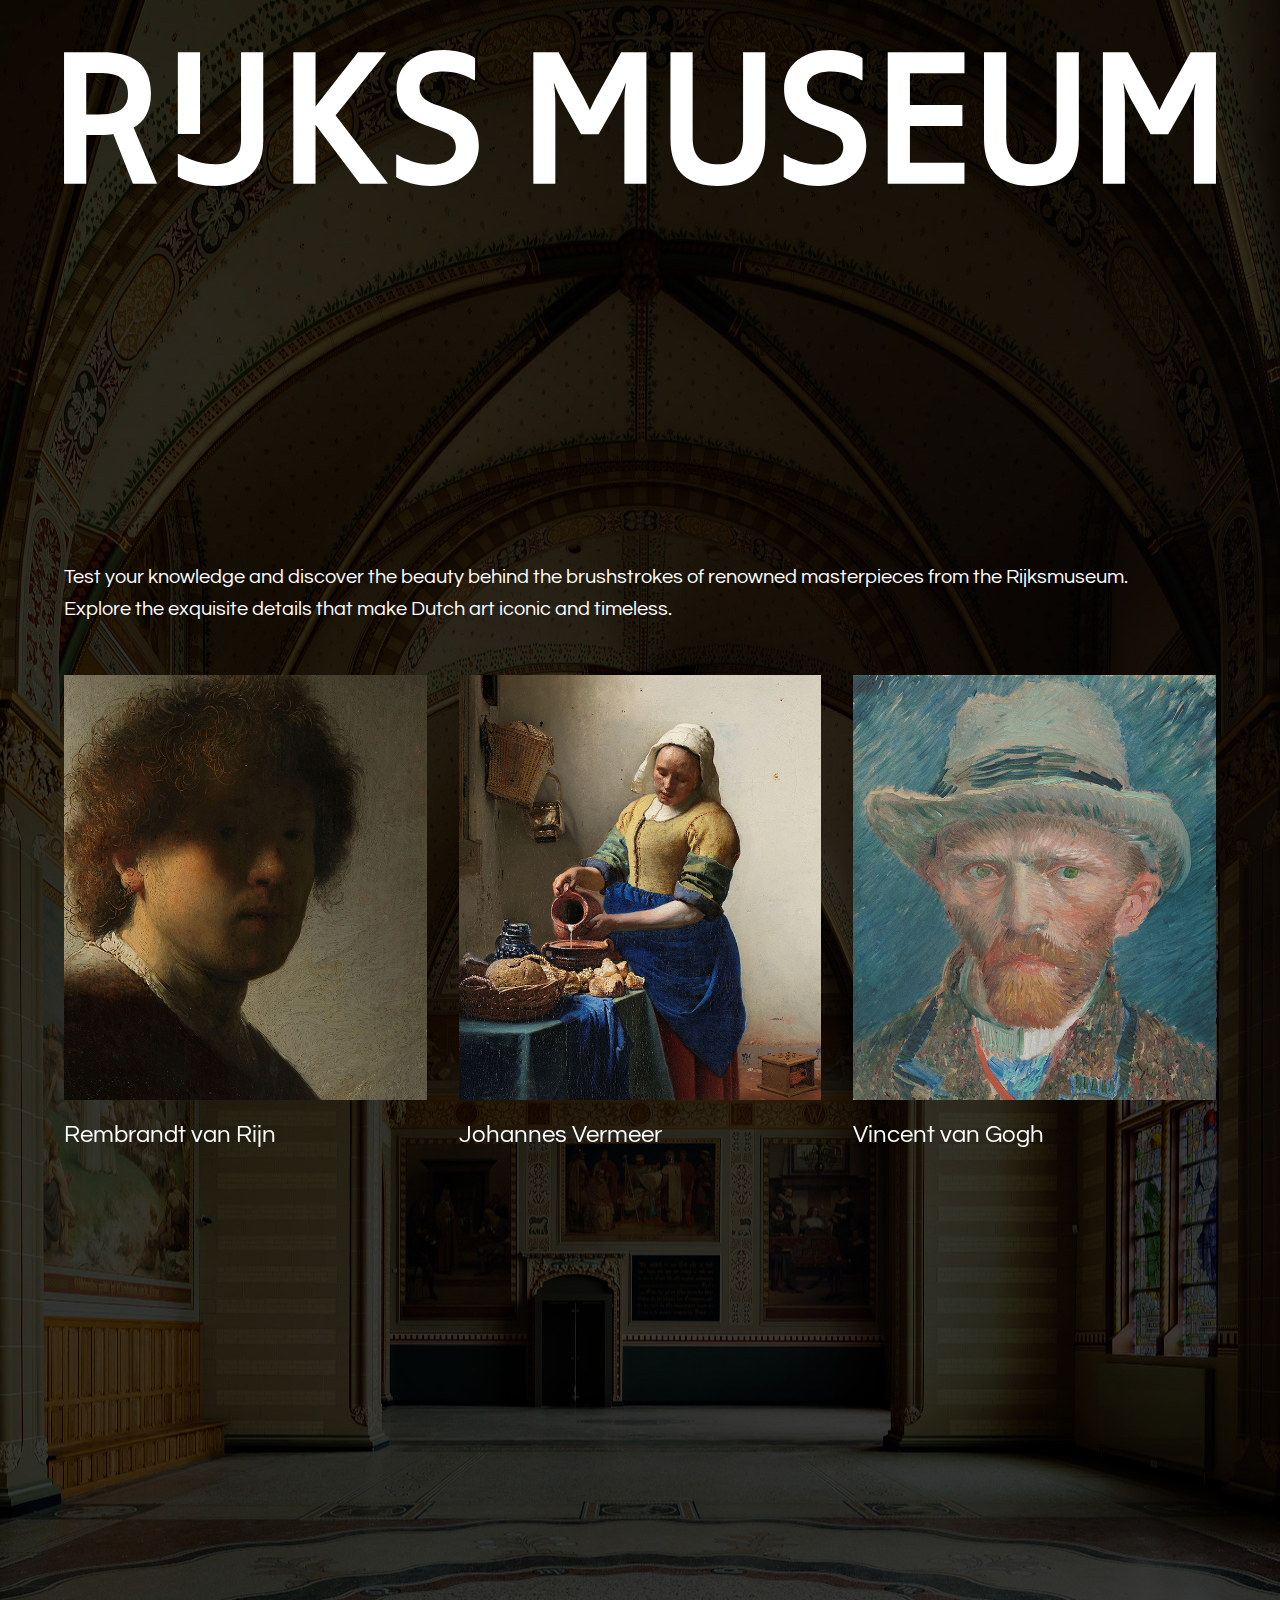
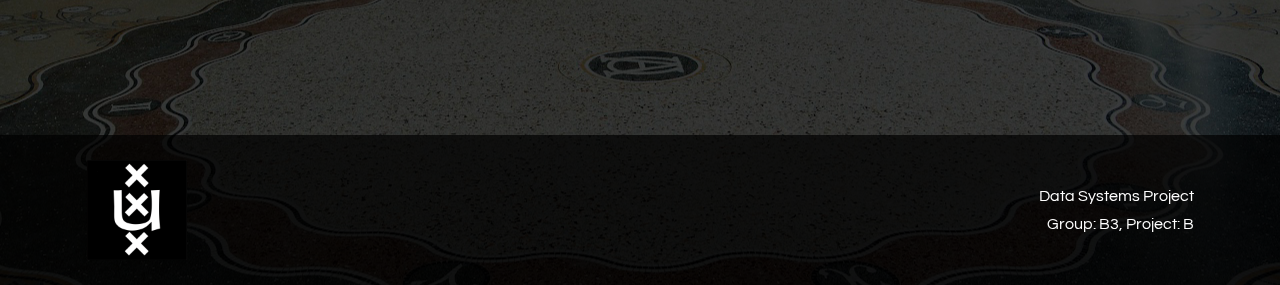
<file: index.html>
<!DOCTYPE html>
<html lang="en">
<head>
	<meta charset="UTF-8">
	<meta content="IE=edge" http-equiv="X-UA-Compatible">
	<meta content="initial-scale=1.0, maximum-scale=1.0, user-scalable=no, width=device-width" name="viewport">
	<title>RIJKSMUSEUM - DSP</title>

	<!-- css -->
	<link href="css/base.min.css" rel="stylesheet">
	<link href="css/project.min.css" rel="stylesheet">
	<link href="css/rijks-css.css" rel="stylesheet">

	<!-- AOS -->
	<link href="css/aos.css" rel="stylesheet">


	<!--  -->
	<link rel="preconnect" href="https://fonts.googleapis.com">
	<link rel="preconnect" href="https://fonts.gstatic.com" crossorigin>
	<link href="https://fonts.googleapis.com/css2?family=Questrial&display=swap" rel="stylesheet">
	
	<!-- favicon -->
	<!-- ... -->
</head>
<body class="page-brand">
	<main>
		<section>
			<div class="artist-screen">
				<div class="rijksDiv">
					<img src="images/rijksmuseum-white.svg" alt="" class="rijksLogo " />
					<div>
						<h3 class="fontQ">Test your knowledge and discover the beauty behind the brushstrokes of renowned masterpieces from the Rijksmuseum.<br/>
						Explore the exquisite details that make Dutch art iconic and timeless.</h3>
					</div>		
					<div class="row">
						<div class="col-md-4 col-sm-6">
							<div class="painterBox" data-aos="fade-up" data-aos-delay="500" data-aos-duration="1000" >
								<div class="img-hover-zoom">
									<img src="images/rembrant-pic.jpg" alt="" class="artistImg" />
								</div>						
								<h2 class="fontQ"><a href="image-description.html">Rembrandt van Rijn</a></h2>
							</div>
						</div>
						<!-- 1 -->
						<div class="col-md-4 col-sm-6">
							<div class="painterBox" data-aos="fade-up" data-aos-delay="700" data-aos-duration="1000" >
								<div class="img-hover-zoom">
									<img src="images/Vermeer-pic.jpg" alt="" class="artistImg" />
								</div>
								<h2 class="fontQ"><a href="image-description.html">Johannes Vermeer</a></h2>
								
							</div>
						</div>
						<!-- 2 -->
						<div class="col-md-4 col-sm-6">
							<div class="painterBox" data-aos="fade-up" data-aos-delay="900" data-aos-duration="1000" >
								<div class="img-hover-zoom">
									<img src="images/van-gogh-pic.jpg" alt="" class="artistImg" />
								</div>
								<h2 class="fontQ"><a href="image-description.html">Vincent van Gogh</a></h2>
							</div>
						</div>
						<!-- 3 -->
						<div class="col-md-4 col-sm-6" data-aos="fade-up" data-aos-delay="500" data-aos-duration="1000" >
							<div class="painterBox">
								<div class="img-hover-zoom">
									<img src="images/Jan-Havicksz-Steen-pic.jpg" alt="" class="artistImg" />
								</div>
								<h2 class="fontQ"><a href="image-description.html">Jan Havicksz Steen</a></h2>					
							</div>
						</div>
						<!-- 4 -->
						<div class="col-md-4 col-sm-6" data-aos="fade-up" data-aos-delay="700" data-aos-duration="1000" >
							<div class="painterBox">
								<div class="img-hover-zoom">
									<img src="images/Hendrick-Avercamp-pic.jpg" alt="" class="artistImg" />
								</div>
								<h2 class="fontQ"><a href="image-description.html">Hendrick Avercamp</a></h2>
							</div>
						</div>
						<!-- 5 -->
						<div class="col-md-4 col-sm-6" data-aos="fade-up" data-aos-delay="900" data-aos-duration="1000" >
							<div class="painterBox">
								<div class="img-hover-zoom">
									<img src="images/Pieter-de-Hooch-pic.jpg" alt="" class="artistImg" />
								</div>
								<h2 class="fontQ"><a href="image-description.html">Pieter de Hooch</a></h2>
							</div>
						</div>
						<!-- 6 -->
					</div>
				</div>
				<!-- Rijksmuseum Div -->
				<div class="footerMain infoCard">
					<div class="rijksDiv">
						<div class="row" style="display: flex; align-items: center; justify-content: center;">
							<div class="col-md-6">
								<img src="images/uva-logo.png" class="uvaLogo" alt="UVA" />
							</div>
							<div class="col-md-6">
								<p class="fontQ pull-right" style="text-align: right;">Data Systems Project<br/>Group: B3, Project: B</p>
							</div>
						</div>
					</div>
				</div>
				<!-- Footer -->
			</div>
		</section>
		<!-- Artist Section -->
		
	</main>
	

	<!-- js -->
	<script src="https://ajax.googleapis.com/ajax/libs/jquery/2.2.0/jquery.min.js"></script>
	<script src="js/base.min.js"></script>
	<script src="js/project.min.js"></script>

	<!-- AOS JS -->
	<script src="js/aos.js"></script>
	<script>
		AOS.init();
	</script>

</body>
</html>
</file>
<file: css/rijks-css.css>
body{
    padding: 0;
    
}

.artist-screen{
    width: 100%;
    height: auto;
    display: block;
    margin: 0 auto;
    padding: 0;
    background-image: url(../images/main-hall-1.jpg);
    background-repeat: no-repeat;
    background-position: center center;
    object-fit: cover;
    /* background-attachment: fixed; */
}

.imageScreen{
    width: 100%;
    height: 100vh;
    margin: 0 auto;
    padding: 0;
    display: flex;
    align-items: end;
}

#nightWatch{
    background-image: url(../images/the-night-watch.jpg);
    background-position: center;
    background-repeat: no-repeat;
    background-size: cover;
}

.rijksDiv{
    width: 90%;
    height: auto;
    display: block;
    margin: 0 auto;
}

.rijksDivTwo{
    width: 70%;
    height: auto;
    display: block;
    margin: 0 auto;
    background: red;
}

/* .paddLogo{
    padding: 50px 0px 150px;
} */

.rijksLogo{
    width: 100%;
    height: auto;
    display: block;
    margin: 0;
    padding: 50px 0px 375px;
}

.fontQ,
.quizFont{
    font-family: 'Questrial', sans-serif;
}

.quizFont{
    font-size: 1.25rem !important;
    color: white;
}

h3.fontQ{
    color: white;
    font-size: 20px;
    text-align: left;
    margin: 0;
    padding: 0px 0px 50px;
}

h1.fontQ{
    color: white;
    font-size: 24px;
    margin: 0;
    padding: 0px 0px 25px;
    display: flex;
    align-content: center;
    align-items: center;
}

h2.fontQ{
    color: white;
    font-size: 24px;
    margin: 0;
    padding: 15px 0px 50px;
}

h2.fontQ > a{
    text-decoration: none;
    color: white;
}

h2.fontQ > a:hover{
    color: #d55140;
    /* text-decoration: underline; */
}

p.fontQ{
    color: white;
    font-size: 16px;
    line-height: 1.75em;
    padding: 0 0;
    /* 25px */
    margin: 0 0;
}

.artistImg{
    width: 100%;
    height: 100%;
    object-fit: cover;
    display: block;
    margin: 0;
    padding: 0;    
}

.infoCard{
    background-color: rgba(0, 0, 0, 0.7);
    padding: 25px;
}

.btn-RED{
    background-color: #d55140;
}

.card{
    box-shadow: none;
    margin: 25px auto 25px;
}

.card-action{
    border: none;
}

/* .btn {
    text-transform: none;
    display: flex;
    align-items: center;
} */

.img-hover-zoom {
    height: 425px; /* [1.1] Set it as per your need */
    overflow: hidden; /* [1.2] Hide the overflowing of child elements */
  }

  .img-hover-zoom img {
    transition: transform 1s ease-in-out;
  }
  
  .img-hover-zoom:hover img {
    transform: scale(1.25);
  }

.uvaLogo{
    width: auto;
    height: 100px;
}

@keyframes colorChange {
    0% {
      color: white;
    }
    50% {
      color: #d55140;
    }
    100% {
      color: white;
    }
}

.pulseText {
    animation: colorChange 1.75s infinite;
}

.modal-close:focus, .modal-close:hover{
    color: #d55140;
    text-decoration: none;
}

/*  */
.material-symbols-outlined{
    line-height: 1.5 !important;
}

@media only screen and (min-width: 1440px){
    .modal-dialog {
        width: 960px;
    }
}

.modal-content{
    background-color: rgba(0, 0, 0, 0.7);
}

.modal-close{
    color: white;
}

.modal-dialog{
    margin: 96px auto;
}

.btn-brand{
    background-color: #d55140;
    color: white;
    font-family: 'Questrial', sans-serif;
    font-size: 1rem;
    line-height: 1.5;
    padding: 8px 10px 6px;
    transition: background-color 0.5s ease, color 0.5s ease;
}

.btn-brand:hover{
    background-color: white;
    color: #d55140 !important;
}

/*  */

.mainTitle{
    font-family: 'Questrial', sans-serif;
    color: white;
    font-size: 24px;
    margin: 0;
    /* padding: 0px 0px 25px; */
    display: flex;
    align-content: center;
    align-items: center;
}

.paintingName{
    font-family: 'Questrial', sans-serif;
    font-size: 2rem;
    line-height: 1.5;
    color: white;
    margin: 0;
    padding: 0 0;
}

.painterName{
    font-family: 'Questrial', sans-serif;
    font-size: 1.5rem;
    line-height: 1.5;
    color: white;
    margin: 0;
    padding: 0 0 24px;
}

.paintingType,
.paintingDimensions{
    font-family: 'Questrial', sans-serif;
    font-size: 1rem;
    line-height: 1.5;
    color: #a2abad;
    margin: 0;
    padding: 0;
}

.paintingDescription{
    font-family: 'Questrial', sans-serif;
    font-size: 1.25rem;
    line-height: 1.5;
    color: white;
    margin: 0;
    padding: 24px 0 36px;
}

.paintDisp{
    display: flex;
    align-items: center;
    justify-content: center;
    margin: 0 auto 24px;
}

.quizDiv{
    width: 100%;
    height: auto;
    display: block;
    padding: 100px 0;
    margin: 0;
    background-color: black;
}

.quizTitle{
    margin: 0 auto 35px;
    text-align: center;
    display: flex;
    align-items: center;
    justify-content: center;
    font-size: 2rem !important;
}

.txtRed{
    color: #d55140;
    text-decoration: none;
}

.margin-bottom-md{margin-bottom: 24px!important}

/* .radiobtn-circle-check:after,
.radiobtn-circle-check:before{
    background: #d55140 !important;
} */

.checkbox-circle, .radiobtn-circle{
    border: 2px solid rgba(213,81,64,.5);
}
</file>
<file: css/base.min.css>
@import url(https://fonts.googleapis.com/css?family=Roboto:300,300italic,400,400italic,500,500italic);/*!
 * normalize.css v3.0.3
 * github.com/necolas/normalize.css
 */body,legend{color:#212121;padding:0}body,fieldset,legend,td,th{padding:0}audio,canvas,label,progress,video{display:inline-block;max-width:100%}.waves-effect,html{position:relative;-webkit-tap-highlight-color:transparent}.btn,.waves-wrap{-moz-user-select:none;-ms-user-select:none}.col-xx-1,.col-xx-10,.col-xx-11,.col-xx-12,.col-xx-2,.col-xx-3,.col-xx-4,.col-xx-5,.col-xx-6,.col-xx-7,.col-xx-8,.col-xx-9,.pull-left{float:left}.text-break,pre{word-break:break-all}a,body{background-image:none}.btn,.card-action-btn,.fbtn-text,.text-nowrap,.text-overflow{white-space:nowrap}.breadcrumb,.dropdown-menu,.nav{list-style:none}.picker__table,table{border-collapse:collapse;border-spacing:0}.picker__wrap,.tile-collapse{-webkit-box-direction:normal}.breadcrumb:after,.card-action:after,.clearfix:after,.container:after,.nav:after,.row:after,.snackbar-inner:after,.tile-footer:after,.tile-sub:after{clear:both}*,:after,:before{box-sizing:border-box}@-ms-viewport{width:device-width}body{background-color:#fff;font-family:Roboto,"Helvetica Neue",Helvetica,Arial,sans-serif;font-size:14px;font-weight:400;line-height:20px;margin:0;text-rendering:optimizeLegibility;-webkit-font-smoothing:subpixel-antialiased}html{font-family:sans-serif;font-size:100%;min-height:100%;-webkit-text-size-adjust:100%;-ms-text-size-adjust:100%}button,input,optgroup,select,textarea{color:inherit;font:inherit;margin:0}button,input[type=button],input[type=reset],input[type=submit]{cursor:pointer;-webkit-appearance:button}button,select{text-transform:none}button{overflow:visible}button[disabled],input[disabled]{cursor:default}button::-moz-focus-inner,input::-moz-focus-inner{border:0;padding:0}fieldset{border:0;margin:0;min-width:0}fieldset~fieldset{margin-top:24px}dd,label{margin:0}dl,ol,ul{margin:12px 0}input{line-height:normal}input[type=checkbox],input[type=radio]{line-height:normal;margin:4px 0 0;padding:0}input[type=color]{min-width:20px;width:auto}input[type=time],input[type=date],input[type=datetime-local],input[type=month]{line-height:20px;line-height:1\9}input[type=file]{display:block;height:auto;line-height:1;min-height:36px;padding-top:8px;padding-bottom:8px}input[type=number]::-webkit-inner-spin-button,input[type=number]::-webkit-outer-spin-button{height:auto}input[type=range]{display:block;height:36px;width:100%}input[type=search]{box-sizing:border-box;-webkit-appearance:none}input[type=search]::-webkit-search-cancel-button,input[type=search]::-webkit-search-decoration{-webkit-appearance:none}label{font-weight:500}legend{border:0;display:block;font-size:24px;font-weight:400;line-height:32px;margin:0 0 12px;width:100%}.btn,.fbtn,b,dt,kbd kbd,optgroup,strong{font-weight:500}select[multiple],select[size]{height:auto}textarea{overflow:auto}.access-hide,.waves-wrap,svg:not(:root){overflow:hidden}dd,dt,li{line-height:20px}ol,ul{padding:0 0 0 32px}ol ol,ol ul,ul ol,ul ul{margin-top:0;margin-bottom:0}th{text-align:left}a{background-color:transparent;color:#d55140;text-decoration:none}a:focus,a:hover{color:#f50057;outline:0;text-decoration:underline}abbr[title]{border-bottom:1px dashed rgba(0,0,0,.12);cursor:help}dfn{font-style:italic}.h1,.h2,.h3,.h4,.h5,.h6,h1,h2,h3,h4,h5,h6{color:inherit;font-family:Roboto,"Helvetica Neue",Helvetica,Arial,sans-serif;font-weight:400;margin-top:48px;margin-bottom:12px}address,p{margin:12px 0}.h1,h1{font-size:44px;line-height:48px}.h2,h2{font-size:34px;line-height:40px}.h3,h3{font-size:24px;line-height:32px}.h4,h4{font-size:20px;line-height:28px}.h5,h5{font-size:16px;line-height:24px}.h6,address,h6{line-height:20px}.h6,h6{font-size:12px}.h1 small,.h2 small,.h3 small,.h4 small,h1 small,h2 small,h3 small,h4 small{font-size:14px}small{font-size:75%;line-height:1}sub,sup{font-size:80%;line-height:0;position:relative;vertical-align:baseline}sub{bottom:-.25em}sup{top:-.5em}address{font-size:14px;font-style:normal;font-weight:400}article,aside,details,figcaption,figure,footer,header,hgroup,main,menu,nav,section,summary{display:block}audio,canvas,progress,video{vertical-align:baseline}audio:not([controls]){display:none;height:0}blockquote,q{font-size:20px;font-style:italic;font-weight:300;line-height:28px;margin:24px 0;padding-right:32px;padding-left:32px;position:relative}figure{margin:1em 40px}.hr,hr{border:0;border-top:1px solid rgba(0,0,0,.12);box-sizing:content-box;display:block;height:0;margin-top:24px;margin-bottom:24px}img{border:0;vertical-align:middle}[hidden],template{display:none}.container:after,.container:before,.row:after,.row:before{content:"";display:table;line-height:0}/*!
 * bootstrap v3.3.5 (http://getbootstrap.com)
 * based on bootstrap's grid system
 */.col-lg-1,.col-lg-10,.col-lg-11,.col-lg-12,.col-lg-2,.col-lg-3,.col-lg-4,.col-lg-5,.col-lg-6,.col-lg-7,.col-lg-8,.col-lg-9,.col-md-1,.col-md-10,.col-md-11,.col-md-12,.col-md-2,.col-md-3,.col-md-4,.col-md-5,.col-md-6,.col-md-7,.col-md-8,.col-md-9,.col-sm-1,.col-sm-10,.col-sm-11,.col-sm-12,.col-sm-2,.col-sm-3,.col-sm-4,.col-sm-5,.col-sm-6,.col-sm-7,.col-sm-8,.col-sm-9,.col-xs-1,.col-xs-10,.col-xs-11,.col-xs-12,.col-xs-2,.col-xs-3,.col-xs-4,.col-xs-5,.col-xs-6,.col-xs-7,.col-xs-8,.col-xs-9,.col-xx-1,.col-xx-10,.col-xx-11,.col-xx-12,.col-xx-2,.col-xx-3,.col-xx-4,.col-xx-5,.col-xx-6,.col-xx-7,.col-xx-8,.col-xx-9{min-height:1px;position:relative;padding-left:16px;padding-right:16px}.col-xx-1{width:8.33333%}.col-xx-2{width:16.66667%}.col-xx-3{width:25%}.col-xx-4{width:33.33333%}.col-xx-5{width:41.66667%}.col-xx-6{width:50%}.col-xx-7{width:58.33333%}.col-xx-8{width:66.66667%}.col-xx-9{width:75%}.col-xx-10{width:83.33333%}.col-xx-11{width:91.66667%}.col-xx-12{width:100%}.col-xx-offset-0{margin-left:0}.col-xx-offset-1{margin-left:8.33333%}.col-xx-offset-2{margin-left:16.66667%}.col-xx-offset-3{margin-left:25%}.col-xx-offset-4{margin-left:33.33333%}.col-xx-offset-5{margin-left:41.66667%}.col-xx-offset-6{margin-left:50%}.col-xx-offset-7{margin-left:58.33333%}.col-xx-offset-8{margin-left:66.66667%}.col-xx-offset-9{margin-left:75%}.col-xx-offset-10{margin-left:83.33333%}.col-xx-offset-11{margin-left:91.66667%}.col-xx-offset-12{margin-left:100%}.col-xx-pull-0{right:0}.col-xx-pull-1{right:8.33333%}.col-xx-pull-2{right:16.66667%}.col-xx-pull-3{right:25%}.col-xx-pull-4{right:33.33333%}.col-xx-pull-5{right:41.66667%}.col-xx-pull-6{right:50%}.col-xx-pull-7{right:58.33333%}.col-xx-pull-8{right:66.66667%}.col-xx-pull-9{right:75%}.col-xx-pull-10{right:83.33333%}.col-xx-pull-11{right:91.66667%}.col-xx-pull-12{right:100%}.col-xx-push-0{left:0}.col-xx-push-1{left:8.33333%}.col-xx-push-2{left:16.66667%}.col-xx-push-3{left:25%}.col-xx-push-4{left:33.33333%}.col-xx-push-5{left:41.66667%}.col-xx-push-6{left:50%}.col-xx-push-7{left:58.33333%}.col-xx-push-8{left:66.66667%}.col-xx-push-9{left:75%}.col-xx-push-10{left:83.33333%}.col-xx-push-11{left:91.66667%}.col-xx-push-12{left:100%}@media only screen and (min-width:480px){.col-xs-1,.col-xs-10,.col-xs-11,.col-xs-12,.col-xs-2,.col-xs-3,.col-xs-4,.col-xs-5,.col-xs-6,.col-xs-7,.col-xs-8,.col-xs-9{float:left}.col-xs-1{width:8.33333%}.col-xs-2{width:16.66667%}.col-xs-3{width:25%}.col-xs-4{width:33.33333%}.col-xs-5{width:41.66667%}.col-xs-6{width:50%}.col-xs-7{width:58.33333%}.col-xs-8{width:66.66667%}.col-xs-9{width:75%}.col-xs-10{width:83.33333%}.col-xs-11{width:91.66667%}.col-xs-12{width:100%}.col-xs-offset-0{margin-left:0}.col-xs-offset-1{margin-left:8.33333%}.col-xs-offset-2{margin-left:16.66667%}.col-xs-offset-3{margin-left:25%}.col-xs-offset-4{margin-left:33.33333%}.col-xs-offset-5{margin-left:41.66667%}.col-xs-offset-6{margin-left:50%}.col-xs-offset-7{margin-left:58.33333%}.col-xs-offset-8{margin-left:66.66667%}.col-xs-offset-9{margin-left:75%}.col-xs-offset-10{margin-left:83.33333%}.col-xs-offset-11{margin-left:91.66667%}.col-xs-offset-12{margin-left:100%}.col-xs-pull-0{right:0}.col-xs-pull-1{right:8.33333%}.col-xs-pull-2{right:16.66667%}.col-xs-pull-3{right:25%}.col-xs-pull-4{right:33.33333%}.col-xs-pull-5{right:41.66667%}.col-xs-pull-6{right:50%}.col-xs-pull-7{right:58.33333%}.col-xs-pull-8{right:66.66667%}.col-xs-pull-9{right:75%}.col-xs-pull-10{right:83.33333%}.col-xs-pull-11{right:91.66667%}.col-xs-pull-12{right:100%}.col-xs-push-0{left:0}.col-xs-push-1{left:8.33333%}.col-xs-push-2{left:16.66667%}.col-xs-push-3{left:25%}.col-xs-push-4{left:33.33333%}.col-xs-push-5{left:41.66667%}.col-xs-push-6{left:50%}.col-xs-push-7{left:58.33333%}.col-xs-push-8{left:66.66667%}.col-xs-push-9{left:75%}.col-xs-push-10{left:83.33333%}.col-xs-push-11{left:91.66667%}.col-xs-push-12{left:100%}}@media only screen and (min-width:768px){.col-sm-1,.col-sm-10,.col-sm-11,.col-sm-12,.col-sm-2,.col-sm-3,.col-sm-4,.col-sm-5,.col-sm-6,.col-sm-7,.col-sm-8,.col-sm-9{float:left}.col-sm-1{width:8.33333%}.col-sm-2{width:16.66667%}.col-sm-3{width:25%}.col-sm-4{width:33.33333%}.col-sm-5{width:41.66667%}.col-sm-6{width:50%}.col-sm-7{width:58.33333%}.col-sm-8{width:66.66667%}.col-sm-9{width:75%}.col-sm-10{width:83.33333%}.col-sm-11{width:91.66667%}.col-sm-12{width:100%}.col-sm-offset-0{margin-left:0}.col-sm-offset-1{margin-left:8.33333%}.col-sm-offset-2{margin-left:16.66667%}.col-sm-offset-3{margin-left:25%}.col-sm-offset-4{margin-left:33.33333%}.col-sm-offset-5{margin-left:41.66667%}.col-sm-offset-6{margin-left:50%}.col-sm-offset-7{margin-left:58.33333%}.col-sm-offset-8{margin-left:66.66667%}.col-sm-offset-9{margin-left:75%}.col-sm-offset-10{margin-left:83.33333%}.col-sm-offset-11{margin-left:91.66667%}.col-sm-offset-12{margin-left:100%}.col-sm-pull-0{right:0}.col-sm-pull-1{right:8.33333%}.col-sm-pull-2{right:16.66667%}.col-sm-pull-3{right:25%}.col-sm-pull-4{right:33.33333%}.col-sm-pull-5{right:41.66667%}.col-sm-pull-6{right:50%}.col-sm-pull-7{right:58.33333%}.col-sm-pull-8{right:66.66667%}.col-sm-pull-9{right:75%}.col-sm-pull-10{right:83.33333%}.col-sm-pull-11{right:91.66667%}.col-sm-pull-12{right:100%}.col-sm-push-0{left:0}.col-sm-push-1{left:8.33333%}.col-sm-push-2{left:16.66667%}.col-sm-push-3{left:25%}.col-sm-push-4{left:33.33333%}.col-sm-push-5{left:41.66667%}.col-sm-push-6{left:50%}.col-sm-push-7{left:58.33333%}.col-sm-push-8{left:66.66667%}.col-sm-push-9{left:75%}.col-sm-push-10{left:83.33333%}.col-sm-push-11{left:91.66667%}.col-sm-push-12{left:100%}}@media only screen and (min-width:992px){.col-md-1,.col-md-10,.col-md-11,.col-md-12,.col-md-2,.col-md-3,.col-md-4,.col-md-5,.col-md-6,.col-md-7,.col-md-8,.col-md-9{float:left}.col-md-1{width:8.33333%}.col-md-2{width:16.66667%}.col-md-3{width:25%}.col-md-4{width:33.33333%}.col-md-5{width:41.66667%}.col-md-6{width:50%}.col-md-7{width:58.33333%}.col-md-8{width:66.66667%}.col-md-9{width:75%}.col-md-10{width:83.33333%}.col-md-11{width:91.66667%}.col-md-12{width:100%}.col-md-offset-0{margin-left:0}.col-md-offset-1{margin-left:8.33333%}.col-md-offset-2{margin-left:16.66667%}.col-md-offset-3{margin-left:25%}.col-md-offset-4{margin-left:33.33333%}.col-md-offset-5{margin-left:41.66667%}.col-md-offset-6{margin-left:50%}.col-md-offset-7{margin-left:58.33333%}.col-md-offset-8{margin-left:66.66667%}.col-md-offset-9{margin-left:75%}.col-md-offset-10{margin-left:83.33333%}.col-md-offset-11{margin-left:91.66667%}.col-md-offset-12{margin-left:100%}.col-md-pull-0{right:0}.col-md-pull-1{right:8.33333%}.col-md-pull-2{right:16.66667%}.col-md-pull-3{right:25%}.col-md-pull-4{right:33.33333%}.col-md-pull-5{right:41.66667%}.col-md-pull-6{right:50%}.col-md-pull-7{right:58.33333%}.col-md-pull-8{right:66.66667%}.col-md-pull-9{right:75%}.col-md-pull-10{right:83.33333%}.col-md-pull-11{right:91.66667%}.col-md-pull-12{right:100%}.col-md-push-0{left:0}.col-md-push-1{left:8.33333%}.col-md-push-2{left:16.66667%}.col-md-push-3{left:25%}.col-md-push-4{left:33.33333%}.col-md-push-5{left:41.66667%}.col-md-push-6{left:50%}.col-md-push-7{left:58.33333%}.col-md-push-8{left:66.66667%}.col-md-push-9{left:75%}.col-md-push-10{left:83.33333%}.col-md-push-11{left:91.66667%}.col-md-push-12{left:100%}.container{max-width:960px}}@media only screen and (min-width:1440px){.col-lg-1,.col-lg-10,.col-lg-11,.col-lg-12,.col-lg-2,.col-lg-3,.col-lg-4,.col-lg-5,.col-lg-6,.col-lg-7,.col-lg-8,.col-lg-9{float:left}.col-lg-1{width:8.33333%}.col-lg-2{width:16.66667%}.col-lg-3{width:25%}.col-lg-4{width:33.33333%}.col-lg-5{width:41.66667%}.col-lg-6{width:50%}.col-lg-7{width:58.33333%}.col-lg-8{width:66.66667%}.col-lg-9{width:75%}.col-lg-10{width:83.33333%}.col-lg-11{width:91.66667%}.col-lg-12{width:100%}.col-lg-offset-0{margin-left:0}.col-lg-offset-1{margin-left:8.33333%}.col-lg-offset-2{margin-left:16.66667%}.col-lg-offset-3{margin-left:25%}.col-lg-offset-4{margin-left:33.33333%}.col-lg-offset-5{margin-left:41.66667%}.col-lg-offset-6{margin-left:50%}.col-lg-offset-7{margin-left:58.33333%}.col-lg-offset-8{margin-left:66.66667%}.col-lg-offset-9{margin-left:75%}.col-lg-offset-10{margin-left:83.33333%}.col-lg-offset-11{margin-left:91.66667%}.col-lg-offset-12{margin-left:100%}.col-lg-pull-0{right:0}.col-lg-pull-1{right:8.33333%}.col-lg-pull-2{right:16.66667%}.col-lg-pull-3{right:25%}.col-lg-pull-4{right:33.33333%}.col-lg-pull-5{right:41.66667%}.col-lg-pull-6{right:50%}.col-lg-pull-7{right:58.33333%}.col-lg-pull-8{right:66.66667%}.col-lg-pull-9{right:75%}.col-lg-pull-10{right:83.33333%}.col-lg-pull-11{right:91.66667%}.col-lg-pull-12{right:100%}.col-lg-push-0{left:0}.col-lg-push-1{left:8.33333%}.col-lg-push-2{left:16.66667%}.col-lg-push-3{left:25%}.col-lg-push-4{left:33.33333%}.col-lg-push-5{left:41.66667%}.col-lg-push-6{left:50%}.col-lg-push-7{left:58.33333%}.col-lg-push-8{left:66.66667%}.col-lg-push-9{left:75%}.col-lg-push-10{left:83.33333%}.col-lg-push-11{left:91.66667%}.col-lg-push-12{left:100%}}.container{margin-right:auto;margin-left:auto;padding-right:16px;padding-left:16px}@media only screen and (min-width:1440px){.container{max-width:1408px}}.container-full{max-width:none}.row{margin-right:-16px;margin-left:-16px}/*!
 * material icons v2.2.0
 * http://google.github.io/material-design-icons/#icon-font-for-the-web
 */@font-face{font-family:'Material Icons';font-style:normal;font-weight:400;src:url(./fonts/MaterialIcons-Regular.eot?v=2.2.0);src:local("Material Icons"),local("MaterialIcons-Regular"),url(./fonts/MaterialIcons-Regular.woff2?v=2.2.0) format("woff2"),url(./fonts/MaterialIcons-Regular.woff?v=2.2.0) format("woff"),url(./fonts/MaterialIcons-Regular.ttf?v=2.2.0) format("truetype")}.breadcrumb>li+li:before,.icon{display:inline-block;font-family:'Material Icons';-webkit-font-feature-settings:'liga';font-feature-settings:'liga';font-size:inherit;font-style:normal;font-weight:400;height:1em;letter-spacing:normal;line-height:1;overflow:hidden;text-rendering:optimizeLegibility;text-transform:none;vertical-align:-16%;white-space:nowrap;width:1em;word-wrap:normal;-webkit-font-smoothing:antialiased;-moz-osx-font-smoothing:grayscale}.icon-2x{font-size:2em}.icon-3x{font-size:3em}.icon-4x{font-size:4em}.icon-5x{font-size:5em}.icon-lg{font-size:1.4em;vertical-align:-20%}@media only screen and (min--moz-device-pixel-ratio:0){.icon-lg{vertical-align:-26%}}/*!
 * waves v0.7.4
 * http://fian.my.id/Waves
 */.waves-effect .waves-ripple{background-clip:content-box;background-color:rgba(0,0,0,.3);border-radius:50%;height:60px;margin-top:-30px;margin-left:-30px;opacity:0;position:absolute;-webkit-transform:scale(0) translate(0,0);transform:scale(0) translate(0,0);-webkit-transition-duration:.6s;transition-duration:.6s;-webkit-transition-property:opacity,-webkit-transform;transition-property:opacity,-webkit-transform;transition-property:opacity,transform;transition-property:opacity,transform,-webkit-transform;-webkit-transition-timing-function:cubic-bezier(.4,0,.2,1);transition-timing-function:cubic-bezier(.4,0,.2,1);width:60px}.waves-effect.waves-light .waves-ripple{background-color:rgba(255,255,255,.3)}.waves-wrap{pointer-events:none;position:absolute;top:0;right:0;bottom:0;left:0;-webkit-user-select:none;user-select:none}.waves-circle>.waves-wrap{border-radius:50%;-webkit-mask:url();mask:url();-webkit-transform:translateZ(0);transform:translateZ(0);-webkit-mask-image:-webkit-radial-gradient(circle,#fff 100%,#000 100%)}@media print{blockquote,img,pre,tr{page-break-inside:avoid}*,:after,:before{background:0 0!important;box-shadow:none!important;text-shadow:none!important}a,a:visited{text-decoration:underline}a[href]:after{content:" (" attr(href) ")"}a[href^="#"]:after,a[href^="javascript:"]:after{content:""}abbr[title]:after{content:" (" attr(title) ")"}blockquote,pre{border:1px solid #dadada}img{max-width:100%!important}h2,h3,p{orphans:3;widows:3}h2,h3{page-break-after:avoid}thead{display:table-header-group}.hidden-print{display:none!important}.card,.card-img,.card-side{border-radius:0!important}.card,.tile{border:1px solid #dadada}}.visible-print-block{display:none!important}@media print{.visible-print-block{display:block!important}}.visible-print-inline{display:none!important}@media print{.visible-print-inline{display:inline!important}}.visible-print-inline-block{display:none!important}@media print{.visible-print-inline-block{display:inline-block!important}}.access-hide{border:0;clip:rect(0,0,0,0);height:1px;margin:-1px;padding:0;position:absolute;width:1px}.access-hide.focusable:active,.access-hide.focusable:focus{clip:auto;height:auto;margin:0;overflow:visible;position:static;width:auto}.collapsible-region,.collapsing,.media,.media-inner{overflow:hidden}.btn,.collapsing,.el-loading{position:relative}.clearfix:after,.clearfix:before{content:"";display:table;line-height:0}.collapse{display:none}.collapse.in{display:block}.collapsed>.collapsed-hide,:not(.collapsed)>.collapsed-show{display:none}.collapsing{height:0;-webkit-transition:height .3s cubic-bezier(.4,0,.2,1);transition:height .3s cubic-bezier(.4,0,.2,1)}.el-loading-indicator{background-color:#fff;font-family:sans-serif!important;height:100%;min-height:4px;overflow:hidden;padding:24px 16px;position:absolute;top:0;left:0;text-align:center;width:100%;z-index:2}.el-loading-done>.el-loading-indicator{opacity:0;-webkit-transform:scale(0,0);transform:scale(0,0);-webkit-transition:opacity .3s cubic-bezier(.4,0,.2,1),-webkit-transform 0s .3s;transition:opacity .3s cubic-bezier(.4,0,.2,1),-webkit-transform 0s .3s;transition:opacity .3s cubic-bezier(.4,0,.2,1),transform 0s .3s;transition:opacity .3s cubic-bezier(.4,0,.2,1),transform 0s .3s,-webkit-transform 0s .3s}.btn:after,.fade{-webkit-transition:opacity .3s cubic-bezier(.4,0,.2,1)}.el-loading-indicator-fixed{position:fixed;z-index:41}.el-loading-indicator-linear{padding:0!important}.fade{opacity:0;transition:opacity .3s cubic-bezier(.4,0,.2,1)}.fade.in{opacity:1}.iframe-seamless{border:0;display:block;height:100%;margin:0;padding:0;width:100%}.img-responsive{display:block;height:auto;max-width:100%;width:100%\9}.list-clear,.list-inline{list-style:none;padding-left:0}.list-inline{margin-left:-8px}.list-inline>li{display:inline-block;padding-right:8px;padding-left:8px}.margin-bottom{margin-bottom:24px!important}.margin-bottom-lg{margin-bottom:48px!important}.margin-bottom-no{margin-bottom:0!important}.margin-bottom-sm{margin-bottom:12px!important}.margin-bottom-xs{margin-bottom:8px!important}.margin-left{margin-left:16px!important}.margin-left-lg{margin-left:32px!important}.margin-left-no{margin-left:0!important}.margin-left-sm{margin-left:8px!important}.margin-left-xs{margin-left:4px!important}.margin-no{margin:0!important}.margin-right{margin-right:16px!important}.margin-right-lg{margin-right:32px!important}.margin-right-no{margin-right:0!important}.margin-right-sm{margin-right:8px!important}.margin-right-xs{margin-right:4px!important}.margin-top{margin-top:24px!important}.margin-top-lg{margin-top:48px!important}.margin-top-no{margin-top:0!important}.margin-top-sm{margin-top:12px!important}.margin-top-xs{margin-top:8px!important}.media-object.pull-left{margin-right:16px}.media-object.pull-right{margin-left:16px}.modal-scrollbar-measure{height:50px;overflow:scroll;position:absolute;top:-99999px;width:50px}.card-img,.card-side.card-side-img,.modal,.no-overflow,.text-overflow{overflow:hidden}.padding-bottom{padding-bottom:24px!important}.padding-bottom-lg{padding-bottom:48px!important}.padding-bottom-no{padding-bottom:0!important}.padding-bottom-sm{padding-bottom:12px!important}.padding-bottom-xs{padding-bottom:8px!important}.padding-left{padding-left:16px!important}.padding-left-lg{padding-left:32px!important}.padding-left-no{padding-left:0!important}.padding-left-sm{padding-left:8px!important}.padding-left-xs{padding-left:4px!important}.padding-no{padding:0!important}.padding-right{padding-right:16px!important}.padding-right-lg{padding-right:32px!important}.padding-right-no{padding-right:0!important}.padding-right-sm{padding-right:8px!important}.padding-right-xs{padding-right:4px!important}.padding-top{padding-top:24px!important}.padding-top-lg{padding-top:48px!important}.padding-top-no{padding-top:0!important}.padding-top-sm{padding-top:12px!important}.padding-top-xs{padding-top:8px!important}.pull-right{float:right}.text-break{-webkit-hyphens:auto;-moz-hyphens:auto;-ms-hyphens:auto;hyphens:auto}.text-overflow{display:block;line-height:inherit;text-overflow:ellipsis}.text-center{text-align:center}.text-left{text-align:left}.text-right{text-align:right}.text-black{color:#212121}.text-black-divider{color:#dadada}.text-black-hint{color:#9a9a9a}.text-black-sec{color:#727272}.text-white{color:#fff}.text-white-divider{color:#3c3c3c}.text-white-hint{color:#646464}.text-white-sec{color:#bcbcbc}.text-brand{color:#3f51b5}.text-brand-accent{color:#d55140}.text-green{color:#4caf50}.text-orange{color:#ff9800}.text-red{color:#f44336}.visible-lg-block,.visible-lg-inline,.visible-lg-inline-block,.visible-md-block,.visible-md-inline,.visible-md-inline-block,.visible-sm-block,.visible-sm-inline,.visible-sm-inline-block,.visible-xs-block,.visible-xs-inline,.visible-xs-inline-block,.visible-xx-block,.visible-xx-inline,.visible-xx-inline-block{display:none!important}@media only screen and (max-width:479px){.hidden-xx{display:none!important}.visible-xx-block{display:block!important}.visible-xx-inline{display:inline!important}.visible-xx-inline-block{display:inline-block!important}}@media only screen and (min-width:480px) and (max-width:767px){.hidden-xs{display:none!important}.visible-xs-block{display:block!important}.visible-xs-inline{display:inline!important}.visible-xs-inline-block{display:inline-block!important}}@media only screen and (min-width:768px) and (max-width:991px){.hidden-sm{display:none!important}.visible-sm-block{display:block!important}.visible-sm-inline{display:inline!important}.visible-sm-inline-block{display:inline-block!important}}@media only screen and (min-width:992px) and (max-width:1439px){.hidden-md{display:none!important}.visible-md-block{display:block!important}.visible-md-inline{display:inline!important}.visible-md-inline-block{display:inline-block!important}}@media only screen and (min-width:1440px){.hidden-lg{display:none!important}.visible-lg-block{display:block!important}.visible-lg-inline{display:inline!important}.visible-lg-inline-block{display:inline-block!important}}.avatar{background-color:rgba(154,154,154,.18);border-radius:50%;color:inherit;display:block;height:40px;line-height:40px;text-align:center;width:40px}.avatar[href]:focus,.avatar[href]:hover{color:inherit;text-decoration:none}.avatar-brand,.avatar-brand-accent:focus,.avatar-brand-accent:hover,.avatar-brand:focus,.avatar-brand:hover{color:#fff}.avatar img{border-radius:50%;height:100%;vertical-align:top;width:100%}.btn,.switch-toggle{vertical-align:middle}.avatar-brand{background-color:#3f51b5}.avatar-brand-accent{background-color:#d55140;color:#fff}.avatar-green,.avatar-green:focus,.avatar-green:hover,.avatar-orange,.avatar-orange:focus,.avatar-orange:hover{color:rgba(0,0,0,.87)}.avatar-green{background-color:#4caf50}.avatar-orange{background-color:#ff9800}.avatar-red{background-color:#f44336;color:#fff}.btn,.btn:after{background-color:rgba(154,154,154,.18)}.avatar-red:focus,.avatar-red:hover{color:#fff}.avatar-lg{height:80px;line-height:80px;width:80px}.avatar-sm{height:32px;line-height:32px;width:32px}.avatar-xs{font-size:12px;height:20px;line-height:20px;width:20px}.avatar-inline{display:inline-block}.breadcrumb{margin:24px 0;padding:0}.breadcrumb:after,.breadcrumb:before{content:"";display:table;line-height:0}.btn,.fbtn{font-size:14px;line-height:20px;text-align:center;-webkit-user-select:none}.breadcrumb>li{display:block;float:left}.breadcrumb>li+li:before{color:rgba(0,0,0,.54);content:"chevron_right";display:inline-block;margin-left:.4em}.btn:after,.card-action:after,.card-action:before,.card-img-heading:before,.fbtn:after,.nav:after,.nav:before,.picker__holder:before,.switch-toggle:after,.switch-toggle:before{content:""}.breadcrumb>.active{color:rgba(0,0,0,.87)}.breadcrumb>.active>.a,.breadcrumb>.active>a{color:rgba(0,0,0,.87);cursor:text;text-decoration:none}.btn{background-image:none;background-position:50% 50%;background-size:100% 100%;border:0;border-radius:2px;box-shadow:0 1px 3px rgba(0,0,0,.15),0 1px 3px 1px rgba(0,0,0,.15);color:inherit;cursor:pointer;display:inline-block;margin-bottom:0;max-width:100%;padding:8px;text-transform:uppercase;user-select:none}.btn:after,.card,.fbtn-text{border-radius:2px}.fbtn,.picker{-moz-user-select:none;-ms-user-select:none}.btn:active,.btn:focus,.btn:hover{color:inherit;outline:0;text-decoration:none}.btn:after{box-shadow:0 3px 9px rgba(0,0,0,.3);display:block;height:100%;opacity:0;position:absolute;top:0;left:0;transition:opacity .3s cubic-bezier(.4,0,.2,1);width:100%}.fbtn,.fbtn:after{border-radius:50%}.btn:active:after,.btn:focus:after{opacity:1}.btn.waves-attach:active:after{background-color:transparent}.btn.disabled,.btn[disabled],fieldset[disabled] .btn{box-shadow:none;cursor:not-allowed;opacity:.54}.dropdown [data-toggle=dropdown],.fbtn{cursor:pointer}.btn.disabled .waves-ripple,.btn.disabled:after,.btn[disabled] .waves-ripple,.btn[disabled]:after,fieldset[disabled] .btn .waves-ripple,fieldset[disabled] .btn:after{display:none}.btn-brand{background-color:#3f51b5;color:#fff!important}.btn-brand-accent{background-color:#d55140;color:#fff!important}.btn-green,.btn-orange{color:rgba(0,0,0,.87)!important}.btn-green{background-color:#4caf50}.btn-orange{background-color:#ff9800}.btn-red{background-color:#f44336;color:#fff!important}.btn-block{display:block;white-space:normal;width:100%}.btn-flat{background-color:transparent;box-shadow:none}.btn-flat:after{background-color:rgba(154,154,154,.36);box-shadow:none}.btn-flat.disabled,.btn-flat[disabled],fieldset[disabled] .btn-flat{background-color:transparent}.btn-flat.btn-brand{color:#3f51b5!important}.btn-flat.btn-brand-accent{color:#d55140!important}.btn-flat.btn-green{color:#4caf50!important}.btn-flat.btn-orange{color:#ff9800!important}.btn-flat.btn-red{color:#f44336!important}.fbtn{background-color:#f5f5f5;box-shadow:0 1px 3px rgba(0,0,0,.15),0 1px 3px 1px rgba(0,0,0,.3);clear:both;color:#212121;display:block;height:40px;margin:12px auto;padding:10px 0;position:relative;-webkit-transition-duration:.3s;transition-duration:.3s;-webkit-transition-property:opacity,-webkit-transform;transition-property:opacity,-webkit-transform;transition-property:opacity,transform;transition-property:opacity,transform,-webkit-transform;-webkit-transition-timing-function:cubic-bezier(.4,0,.2,1);transition-timing-function:cubic-bezier(.4,0,.2,1);user-select:none;width:40px}.fbtn:active,.fbtn:focus,.fbtn:hover{color:#212121;outline:0;text-decoration:none}.fbtn:after{box-shadow:0 6px 9px rgba(0,0,0,.15);display:block;height:100%;opacity:0;position:absolute;top:0;left:0;-webkit-transition:opacity .3s cubic-bezier(.4,0,.2,1);transition:opacity .3s cubic-bezier(.4,0,.2,1);width:100%}.fbtn:active:after,.fbtn:focus:after{opacity:1}.fbtn-brand{background-color:#3f51b5;color:#fff!important}.fbtn-brand-accent{background-color:#d55140;color:#fff!important}.fbtn-green,.fbtn-orange{color:rgba(0,0,0,.87)!important}.fbtn-green{background-color:#4caf50}.fbtn-orange{background-color:#ff9800}.fbtn-red{background-color:#f44336;color:#fff!important}.fbtn-lg{font-size:20px;height:56px;line-height:28px;padding-top:14px;padding-bottom:14px;width:56px}.fbtn-container{-webkit-backface-visibility:hidden;backface-visibility:hidden;position:fixed;right:16px;bottom:12px;-webkit-transition:-webkit-transform .3s cubic-bezier(.4,0,.2,1);transition:-webkit-transform .3s cubic-bezier(.4,0,.2,1);transition:transform .3s cubic-bezier(.4,0,.2,1);transition:transform .3s cubic-bezier(.4,0,.2,1),-webkit-transform .3s cubic-bezier(.4,0,.2,1);z-index:21}@media only screen and (min-width:992px){.fbtn-container{-webkit-transform:translateY(0)!important;transform:translateY(0)!important}}.fbtn-dropdown,.fbtn-dropup{position:absolute;left:0;-webkit-transform:scale(0,0);transform:scale(0,0);-webkit-transition:-webkit-transform 0s .3s;transition:-webkit-transform 0s .3s;transition:transform 0s .3s;transition:transform 0s .3s,-webkit-transform 0s .3s;width:100%}.fbtn-inner.open .fbtn-dropdown,.fbtn-inner.open .fbtn-dropup{-webkit-transform:scale(1,1);transform:scale(1,1);-webkit-transition:none;transition:none}.fbtn-dropdown .fbtn,.fbtn-dropup .fbtn{opacity:0;-webkit-transform:scale(0,0);transform:scale(0,0)}.fbtn-inner.open .fbtn-dropdown .fbtn,.fbtn-inner.open .fbtn-dropup .fbtn{opacity:1;-webkit-transform:scale(1,1);transform:scale(1,1)}.fbtn-dropdown{top:100%}.fbtn-dropup{bottom:100%}.fbtn-inner{position:relative}.fbtn-ori,.fbtn-sub{-webkit-box-align:center;-webkit-align-items:center;-ms-flex-align:center;align-items:center;display:-webkit-box;display:-webkit-flex;display:-ms-flexbox;display:flex;height:100%;margin-left:-.5em;position:absolute;top:0;left:50%;-webkit-transition-duration:.3s;transition-duration:.3s;-webkit-transition-property:opacity,-webkit-transform;transition-property:opacity,-webkit-transform;transition-property:opacity,transform;transition-property:opacity,transform,-webkit-transform;-webkit-transition-timing-function:cubic-bezier(.4,0,.2,1);transition-timing-function:cubic-bezier(.4,0,.2,1)}.fbtn-inner.open .fbtn-ori{opacity:0;-webkit-transform:rotate(225deg);transform:rotate(225deg)}.fbtn-sub{opacity:0;-webkit-transform:rotate(-225deg);transform:rotate(-225deg)}.fbtn-inner.open .fbtn-sub{opacity:1;-webkit-transform:rotate(0);transform:rotate(0)}.fbtn-text{background-color:rgba(0,0,0,.87);color:#fff;display:none;font-size:12px;line-height:20px;margin-top:-11px;margin-left:16px;padding:2px 8px;position:absolute;top:50%;left:100%}.fbtn-inner.open .fbtn-text{display:block}html.no-touchevents .fbtn-text{display:block;opacity:0;-webkit-transform:scale(0,0);transform:scale(0,0);-webkit-transition:opacity .3s cubic-bezier(.4,0,.2,1),-webkit-transform 0s .3s;transition:opacity .3s cubic-bezier(.4,0,.2,1),-webkit-transform 0s .3s;transition:opacity .3s cubic-bezier(.4,0,.2,1),transform 0s .3s;transition:opacity .3s cubic-bezier(.4,0,.2,1),transform 0s .3s,-webkit-transform 0s .3s}html.no-touchevents .fbtn:hover>.fbtn-text{opacity:1;-webkit-transform:scale(1,1);transform:scale(1,1);-webkit-transition:opacity .3s cubic-bezier(.4,0,.2,1);transition:opacity .3s cubic-bezier(.4,0,.2,1)}.checkbox-circle-icon,.dropdown-menu{-webkit-transition-duration:.3s;-webkit-transition-timing-function:cubic-bezier(.4,0,.2,1)}.fbtn-text-left{margin-right:16px;margin-left:0;right:100%;left:auto}.card{background-color:#fff;box-shadow:0 -1px 0 #e5e5e5,0 0 2px rgba(0,0,0,.12),0 2px 4px rgba(0,0,0,.24);display:-webkit-box;display:-webkit-flex;display:-ms-flexbox;display:flex;margin-top:24px;margin-bottom:24px}.card[href]:focus,.card[href]:hover{outline:0;text-decoration:none}.card-brand{background-color:#3f51b5;color:#fff}.card-brand a,.card-brand a:focus,.card-brand a:hover{color:inherit}.card-brand-accent{background-color:#d55140;color:#fff}.card-brand-accent a,.card-brand-accent a:focus,.card-brand-accent a:hover{color:inherit}.card-green{background-color:#4caf50;color:rgba(0,0,0,.87)}.card-green a,.card-green a:focus,.card-green a:hover{color:inherit}.card-orange{background-color:#ff9800;color:rgba(0,0,0,.87)}.card-orange a,.card-orange a:focus,.card-orange a:hover{color:inherit}.card-red{background-color:#f44336;color:#fff}.card-red a,.card-red a:focus,.card-red a:hover{color:inherit}.card-action{border-top:1px solid rgba(0,0,0,.12);min-height:48px}.card-action:after,.card-action:before{display:table;line-height:0}.card-main>.card-action:first-child{border-top:0}.card-action-btn{margin:6px 8px}.card-action-btn .btn+.btn{margin-left:8px}.card-header{-webkit-box-align:center;-webkit-align-items:center;-ms-flex-align:center;align-items:center;border-bottom:1px solid rgba(0,0,0,.12);display:-webkit-box;display:-webkit-flex;display:-ms-flexbox;display:flex;min-height:56px}.card-main>.card-header:last-child{border-bottom:0}.card-header-side{margin-top:12px;margin-bottom:12px}.card-header-side.pull-left{-webkit-box-ordinal-group:0;-webkit-order:-1;-ms-flex-order:-1;order:-1;padding-left:16px}.card-header-side.pull-right{-webkit-box-ordinal-group:2;-webkit-order:1;-ms-flex-order:1;order:1;padding-right:16px}.card-heading{display:block;font-size:20px;line-height:28px;margin-top:24px;margin-bottom:24px}.card-header .card-heading{margin-top:0;margin-bottom:0}.card-img{display:block;position:relative}.card-img-heading,.card-img-heading:before{position:absolute;bottom:0;left:0;width:100%}.card-main>.card-img:first-child{border-radius:2px 2px 0 0}.card-main>.card-img:last-child{border-radius:0 0 2px 2px}.card-img img{display:block;height:auto;margin-right:auto;margin-left:auto}.card-img-heading{color:#fff;margin:0;padding:12px 16px;z-index:1}.card-img-heading:before{background-image:-webkit-linear-gradient(top,transparent,rgba(0,0,0,.1) 70%,rgba(0,0,0,.2));background-image:linear-gradient(to bottom,transparent,rgba(0,0,0,.1) 70%,rgba(0,0,0,.2));display:block;height:300%;z-index:-1}.card-inner{margin:24px 16px}.card-header .card-inner{-webkit-box-flex:1;-webkit-flex:1;-ms-flex:1;flex:1;margin-top:12px;margin-bottom:12px}.card-main{-webkit-box-flex:1;-webkit-flex:1;-ms-flex:1;flex:1;min-width:0}.card-side{background-color:#f5f5f5;border-radius:2px 0 0 2px;max-width:33.33333%;padding-right:16px;padding-left:16px}.card-side[href]{color:inherit}.card-side[href]:focus,.card-side[href]:hover{outline:0;text-decoration:none}.card-side.card-side-img{padding-right:0;padding-left:0}.card-side.pull-right{border-radius:0 2px 2px 0;-webkit-box-ordinal-group:2;-webkit-order:1;-ms-flex-order:1;order:1}.card-brand .card-side{background-color:#303f9f;color:#fff}.card-brand-accent .card-side{background-color:#f50057;color:#fff}.card-green .card-side{background-color:#388e3c;color:#fff}.card-orange .card-side{background-color:#f57c00;color:rgba(0,0,0,.87)}.card-red .card-side{background-color:#d32f2f;color:#fff}code,pre{background-color:#f5f5f5}code,kbd,pre,samp{font-family:Monaco,Menlo,Consolas,"Courier New",monospace;font-size:1em}code,kbd{font-size:75%;padding:2px 4px}code{border:1px solid #dadada;border-radius:4px;color:#d55140;line-height:1}kbd{background-color:#212121;border-radius:4px;color:#fff}kbd kbd{font-size:100%;padding:0}pre{border:1px solid #dadada;border-radius:2px;color:#212121;display:block;font-size:12px;line-height:20px;margin:24px 0;overflow:auto;padding:12px 8px;word-wrap:break-word}pre code{background-color:transparent;border-radius:0;color:inherit;font-size:inherit;padding:0;white-space:pre-wrap}.dropdown{position:relative;z-index:1}.dropdown-inline{display:inline-block}.dropdown-menu{background-color:#fff;border:1px solid rgba(0,0,0,.12);border-radius:0 2px 2px;box-shadow:0 1px 0 rgba(0,0,0,.06),0 0 3px rgba(0,0,0,.18),0 1px 3px rgba(0,0,0,.18);margin:0!important;min-width:100%;opacity:0;padding-top:8px!important;padding-right:0;padding-bottom:8px!important;padding-left:0;position:absolute!important;top:100%;left:0;-webkit-transform:scale(.3,0);transform:scale(.3,0);-webkit-transform-origin:0 0;transform-origin:0 0;transition-duration:.3s;-webkit-transition-property:opacity,-webkit-transform;transition-property:opacity,-webkit-transform;transition-property:opacity,transform;transition-property:opacity,transform,-webkit-transform;transition-timing-function:cubic-bezier(.4,0,.2,1)}.dropdown.open .dropdown-menu{opacity:1;-webkit-transform:scale(1,1);transform:scale(1,1)}.dropdown-menu.dropdown-menu-right,.dropdown.pull-right .dropdown-menu{border-radius:2px 0 2px 2px;right:0;left:auto;-webkit-transform-origin:100% 0;transform-origin:100% 0}.dropdown-menu .a,.dropdown-menu a{color:#212121!important;display:block;line-height:inherit;overflow:hidden;text-overflow:ellipsis;white-space:nowrap}.dropdown-menu .a:focus,.dropdown-menu .a:hover,.dropdown-menu .active>.a,.dropdown-menu .active>a,.dropdown-menu a:focus,.dropdown-menu a:hover{background-color:#f5f5f5}.dropdown-toggle{-webkit-transition:background-color .3s cubic-bezier(.4,0,.2,1);transition:background-color .3s cubic-bezier(.4,0,.2,1)}.dropdown.open .dropdown-toggle{background-color:rgba(154,154,154,.18);border-radius:2px 2px 0 0}.dropdown-toggle-btn{margin-right:1px;margin-left:1px;padding-right:16px;padding-left:16px;position:relative;z-index:1}.dropdown.open .dropdown-toggle-btn{background-color:#fff;box-shadow:none;color:#212121}.dropdown-toggle-btn~.dropdown-menu{min-width:100%;padding-top:56px!important;top:-14px;left:0;-webkit-transform:scale(1,0);transform:scale(1,0)}.dropdown-toggle-btn~.dropdown-menu.dropdown-menu-right,.dropdown.pull-right .dropdown-toggle-btn~.dropdown-menu{right:0;left:auto}.checkbox,.radiobtn{display:block;position:relative}.form-group .checkbox,.form-group .radiobtn{margin-top:8px;padding-bottom:8px}.checkbox label,.radiobtn label{cursor:pointer;margin:0;min-height:14px;padding-left:20px}.checkbox.disabled label,.radiobtn.disabled label,fieldset[disabled] .checkbox label,fieldset[disabled] .radiobtn label{color:rgba(0,0,0,.38);cursor:not-allowed}.checkbox input[type=checkbox],.radiobtn input[type=radio]{margin-left:-20px;position:absolute}.checkbox-inline,.radiobtn-inline{display:inline-block;margin-right:16px}.form{margin-top:24px;margin-bottom:24px}.form-control,.picker__select--month,.picker__select--year{background-color:transparent;background-image:none;border:0;border-bottom:1px solid rgba(0,0,0,.12);border-radius:0;color:inherit;display:block;font-size:14px;height:36px;line-height:20px;padding:8px 0 7px;width:100%}.form-control:focus,.picker__select--month:focus,.picker__select--year:focus{border-color:#d55140;border-bottom-width:2px;outline:0;padding-bottom:6px}.form-control::-webkit-input-placeholder,.picker__select--month::-webkit-input-placeholder,.picker__select--year::-webkit-input-placeholder{color:rgba(0,0,0,.38)}.form-control::-moz-placeholder,.picker__select--month::-moz-placeholder,.picker__select--year::-moz-placeholder{color:rgba(0,0,0,.38)}.form-control:-ms-input-placeholder,.picker__select--month:-ms-input-placeholder,.picker__select--year:-ms-input-placeholder{color:rgba(0,0,0,.38)}.form-control::placeholder,.picker__select--month::placeholder,.picker__select--year::placeholder{color:rgba(0,0,0,.38)}.form-control[disabled],.form-control[readonly],[disabled].picker__select--month,[disabled].picker__select--year,[readonly].picker__select--month,[readonly].picker__select--year,fieldset[disabled] .form-control,fieldset[disabled] .picker__select--month,fieldset[disabled] .picker__select--year{border-style:dashed;color:rgba(0,0,0,.38);cursor:not-allowed;opacity:1}.form-control-inline.picker__select--month,.form-control-inline.picker__select--year,.form-control.form-control-inline{display:inline-block;vertical-align:middle;width:auto}.form-control-default.picker__select--month,.form-control-default.picker__select--year,.form-control.form-control-default{border:1px solid rgba(0,0,0,.12);padding:7px 8px}.form-control-default.picker__select--month:focus,.form-control-default.picker__select--year:focus,.form-control.form-control-default:focus{border:1px solid #d55140;padding:7px 8px}.form-control-default[disabled].picker__select--month,.form-control-default[disabled].picker__select--year,.form-control-default[readonly].picker__select--month,.form-control-default[readonly].picker__select--year,.form-control.form-control-default[disabled],.form-control.form-control-default[readonly],fieldset[disabled] .form-control-default.picker__select--month,fieldset[disabled] .form-control-default.picker__select--year,fieldset[disabled] .form-control.form-control-default{background-color:rgba(154,154,154,.18)}.form-group-brand .form-control,.form-group-brand .form-control:focus,.form-group-brand .picker__select--month,.form-group-brand .picker__select--month:focus,.form-group-brand .picker__select--year,.form-group-brand .picker__select--year:focus{border-color:#3f51b5}.form-group-brand-accent .form-control,.form-group-brand-accent .form-control:focus,.form-group-brand-accent .picker__select--month,.form-group-brand-accent .picker__select--month:focus,.form-group-brand-accent .picker__select--year,.form-group-brand-accent .picker__select--year:focus{border-color:#d55140}.form-group-green .form-control,.form-group-green .form-control:focus,.form-group-green .picker__select--month,.form-group-green .picker__select--month:focus,.form-group-green .picker__select--year,.form-group-green .picker__select--year:focus{border-color:#4caf50}.form-group-orange .form-control,.form-group-orange .form-control:focus,.form-group-orange .picker__select--month,.form-group-orange .picker__select--month:focus,.form-group-orange .picker__select--year,.form-group-orange .picker__select--year:focus{border-color:#ff9800}.form-group-red .form-control,.form-group-red .form-control:focus,.form-group-red .picker__select--month,.form-group-red .picker__select--month:focus,.form-group-red .picker__select--year,.form-group-red .picker__select--year:focus{border-color:#f44336}input[type=color].form-control-default{min-width:38px}.snackbar-text,.tile-inner{min-width:0}select.form-control,select.picker__select--month,select.picker__select--year{-webkit-appearance:none;-moz-appearance:none}@media only screen and (-webkit-min-device-pixel-ratio:0),(min--moz-device-pixel-ratio:0){select.form-control,select.picker__select--month,select.picker__select--year{background-image:url([data-uri]);background-position:100% 11px;background-repeat:no-repeat;background-size:12px 12px;padding-right:20px}select.form-control[multiple],select.form-control[size],select[multiple].picker__select--month,select[multiple].picker__select--year,select[size].picker__select--month,select[size].picker__select--year{background-image:none;padding-right:0}select.form-control-default{background-position:calc(100% - 8px) 11px;padding-right:28px!important}select.form-control-default[multiple],select.form-control-default[size]{padding-right:8px!important}}textarea.form-control,textarea.picker__select--month,textarea.picker__select--year{height:auto}.form-control-static{border-bottom:1px solid rgba(0,0,0,.12);display:block;font-size:14px;font-weight:400;line-height:20px;margin-top:0;margin-bottom:0;padding-top:8px;padding-bottom:7px}.form-control-static.form-control-default{padding-top:7px}.form-group{margin-top:24px;margin-bottom:24px}legend+.form-group{margin-top:0}.form-help{display:block;font-size:12px;font-weight:400;line-height:20px;margin-top:8px;margin-bottom:12px;position:relative}.form-help-icon{position:absolute;top:4px;right:0}.form-help-msg{padding-right:1.28571em}.form-label{display:block}@media only screen and (min-width:480px){[class*=col-xs]>.form-label{padding-top:8px;padding-bottom:8px;text-align:right}}@media only screen and (min-width:768px){[class*=col-sm]>.form-label{padding-top:8px;padding-bottom:8px;text-align:right}}@media only screen and (min-width:992px){[class*=col-md]>.form-label{padding-top:8px;padding-bottom:8px;text-align:right}}@media only screen and (min-width:1440px){[class*=col-lg]>.form-label{padding-top:8px;padding-bottom:8px;text-align:right}}.form-group-brand .form-label{color:#3f51b5}.form-group-brand-accent .form-label{color:#d55140}.form-group-green .form-label{color:#4caf50}.form-group-orange .form-label{color:#ff9800}.form-group-red .form-label{color:#f44336}.checkbox-adv,.radiobtn-adv{font-size:14px;line-height:20px}[class*=checkbox-circle],[class*=radiobtn-circle]{display:block;height:14px;position:absolute;top:2px;left:0;width:14px}[class*=radiobtn-circle]{border-radius:50%}.checkbox-circle,.radiobtn-circle{border:2px solid rgba(0,0,0,.54);-webkit-transition:border-color .3s cubic-bezier(.4,0,.2,1);transition:border-color .3s cubic-bezier(.4,0,.2,1)}input[type=checkbox]:focus~.checkbox-circle{border-color:rgba(0,0,0,.87)}.checkbox-adv.disabled input[type=checkbox]~.checkbox-circle,fieldset[disabled] input[type=checkbox]~.checkbox-circle,input[type=checkbox][disabled]~.checkbox-circle{border-color:rgba(0,0,0,.38)}input[type=radio]:focus~.radiobtn-circle{border-color:rgba(0,0,0,.87)}input[type=radio]:checked~.radiobtn-circle{border-color:#d55140}.radiobtn-adv.disabled input[type=radio]~.radiobtn-circle,fieldset[disabled] input[type=radio]~.radiobtn-circle,input[type=radio][disabled]~.radiobtn-circle{border-color:rgba(0,0,0,.38)}.radiobtn-adv.disabled input[type=radio]:checked~.radiobtn-circle,fieldset[disabled] input[type=radio]:checked~.radiobtn-circle,input[type=radio]:checked[disabled]~.radiobtn-circle{border-color:#ff80ab}.checkbox-circle-check,.radiobtn-circle-check{background-color:transparent;-webkit-transform:scale(0,0);transform:scale(0,0);-webkit-transition:-webkit-transform .3s cubic-bezier(.4,0,.2,1);transition:-webkit-transform .3s cubic-bezier(.4,0,.2,1);transition:transform .3s cubic-bezier(.4,0,.2,1);transition:transform .3s cubic-bezier(.4,0,.2,1),-webkit-transform .3s cubic-bezier(.4,0,.2,1)}.checkbox-circle-check:after,.checkbox-circle-check:before,.radiobtn-circle-check:after,.radiobtn-circle-check:before{background-color:#d55140;border-radius:50%;content:"";display:block;opacity:0;position:absolute}.checkbox-adv.disabled .checkbox-circle-check,.radiobtn-adv.disabled .radiobtn-circle-check:after,.radiobtn-adv.disabled .radiobtn-circle-check:before,fieldset[disabled] .checkbox-circle-check,fieldset[disabled] .radiobtn-circle-check:after,fieldset[disabled] .radiobtn-circle-check:before,input[type=checkbox][disabled]~.checkbox-circle-check,input[type=radio][disabled]~.radiobtn-circle-check:after,input[type=radio][disabled]~.radiobtn-circle-check:before{display:none}.checkbox-circle-check:after,.radiobtn-circle-check:after{height:70px;top:-28px;left:-28px;width:70px}.checkbox-circle-check:before,.radiobtn-circle-check:before{height:100%;top:0;left:0;-webkit-transition:opacity .3s cubic-bezier(.4,0,.2,1);transition:opacity .3s cubic-bezier(.4,0,.2,1);width:100%}input[type=checkbox]:checked~.checkbox-circle-check{-webkit-transform:scale(.5,.5);transform:scale(.5,.5)}input[type=checkbox]:checked~.checkbox-circle-check:after{-webkit-animation:circle-check .6s;animation:circle-check .6s}input[type=radio]:checked~.radiobtn-circle-check{-webkit-transform:scale(.5,.5);transform:scale(.5,.5)}input[type=radio]:checked~.radiobtn-circle-check:after{-webkit-animation:circle-check .6s;animation:circle-check .6s}input[type=radio]:checked~.radiobtn-circle-check:before{opacity:1}.radiobtn-adv.disabled input[type=radio]:checked~.radiobtn-circle-check,fieldset[disabled] input[type=radio]:checked~.radiobtn-circle-check,input[type=radio]:checked[disabled]~.radiobtn-circle-check{background-color:#ff80ab}.checkbox-circle-icon{background-color:#d55140;color:#fff;opacity:0;-webkit-transform:scale(.5,.5);transform:scale(.5,.5);transition-duration:.3s;-webkit-transition-property:opacity,-webkit-transform;transition-property:opacity,-webkit-transform;transition-property:opacity,transform;transition-property:opacity,transform,-webkit-transform;transition-timing-function:cubic-bezier(.4,0,.2,1)}.floating-label,.switch-toggle:after{-webkit-transition-duration:.3s;-webkit-transition-timing-function:cubic-bezier(.4,0,.2,1)}.checkbox-circle-icon:before{top:auto}input[type=checkbox]:checked~.checkbox-circle-icon{opacity:1;-webkit-transform:scale(1,1);transform:scale(1,1)}.checkbox-adv.disabled input[type=checkbox]:checked~.checkbox-circle-icon,fieldset[disabled] input[type=checkbox]:checked~.checkbox-circle-icon,input[type=checkbox]:checked[disabled]~.checkbox-circle-icon{background-color:#ff80ab}@-webkit-keyframes circle-check{0%,100%{opacity:0}25%{opacity:.25}}@keyframes circle-check{0%,100%{opacity:0}25%{opacity:.25}}.floating-label{color:rgba(0,0,0,.38);cursor:text;font-size:14px;line-height:1;margin:0;padding:0;position:absolute;top:11px;left:0;-webkit-transform-origin:0 0;transform-origin:0 0;transition-duration:.3s;-webkit-transition-property:color,-webkit-transform;transition-property:color,-webkit-transform;transition-property:color,transform;transition-property:color,transform,-webkit-transform;transition-timing-function:cubic-bezier(.4,0,.2,1)}.form-group-label,.switch,.switch-toggle{position:relative}.form-group-label [class*=col-] .floating-label{left:16px}.form-group-label.control-focus .floating-label,.form-group-label.control-highlight .floating-label{-webkit-transform:scale(.85714,.85714) translateY(-27px);transform:scale(.85714,.85714) translateY(-27px)}.form-group-label.control-focus .floating-label{color:#d55140}.form-group-label{margin-top:36px;margin-bottom:36px}.form-group-label .form-control,.form-group-label .picker__select--month,.form-group-label .picker__select--year{position:relative;z-index:1}.form-group-label .form-control::-webkit-input-placeholder,.form-group-label .picker__select--month::-webkit-input-placeholder,.form-group-label .picker__select--year::-webkit-input-placeholder{color:transparent}.form-group-label .form-control::-moz-placeholder,.form-group-label .picker__select--month::-moz-placeholder,.form-group-label .picker__select--year::-moz-placeholder{color:transparent}.form-group-label .form-control:-ms-input-placeholder,.form-group-label .picker__select--month:-ms-input-placeholder,.form-group-label .picker__select--year:-ms-input-placeholder{color:transparent}.form-group-label .form-control::placeholder,.form-group-label .picker__select--month::placeholder,.form-group-label .picker__select--year::placeholder{color:transparent}legend+.form-group-label{margin-top:12px}.form-group-label.form-group-brand .floating-label{color:#3f51b5}.form-group-label.form-group-brand-accent .floating-label{color:#d55140}.form-group-label.form-group-green .floating-label{color:#4caf50}.form-group-label.form-group-orange .floating-label{color:#ff9800}.form-group-label.form-group-red .floating-label{color:#f44336}.form-icon-label{cursor:pointer;display:block;font-size:20px;line-height:28px;padding:4px 0;-webkit-transition:color .15s cubic-bezier(.4,0,.2,1);transition:color .15s cubic-bezier(.4,0,.2,1)}.switch.checkbox label,.switch.radiobtn label{padding-left:40.5px}.switch-toggle{background-color:rgba(0,0,0,.38);border-radius:6px;cursor:pointer;display:inline-block;height:12px;margin-right:8px;-webkit-transition:background-color .3s cubic-bezier(.4,0,.2,1);transition:background-color .3s cubic-bezier(.4,0,.2,1);width:32.5px}.switch-toggle:after,.switch-toggle:before{border-radius:50%;display:block;height:20px;position:absolute;top:-4px;left:0;width:20px}.switch-toggle:after{box-shadow:0 0 0 12.5px rgba(0,0,0,.1);opacity:0;transition-duration:.3s;-webkit-transition-property:opacity,-webkit-transform;transition-property:opacity,-webkit-transform;transition-property:opacity,transform;transition-property:opacity,transform,-webkit-transform;transition-timing-function:cubic-bezier(.4,0,.2,1)}.switch-toggle:active:after{opacity:1}.switch-toggle:before{background-color:#fff;box-shadow:0 1px 3px 1px rgba(0,0,0,.25);-webkit-transition-duration:.3s;transition-duration:.3s;-webkit-transition-property:background-color,-webkit-transform;transition-property:background-color,-webkit-transform;transition-property:background-color,transform;transition-property:background-color,transform,-webkit-transform;-webkit-transition-timing-function:cubic-bezier(.4,0,.2,1);transition-timing-function:cubic-bezier(.4,0,.2,1)}input[type=checkbox]:checked+.switch-toggle,input[type=radio]:checked+.switch-toggle{background-color:rgba(255,64,129,.5)}input[type=checkbox]:checked+.switch-toggle:after,input[type=checkbox]:checked+.switch-toggle:before,input[type=radio]:checked+.switch-toggle:after,input[type=radio]:checked+.switch-toggle:before{-webkit-transform:translateX(12.5px);transform:translateX(12.5px)}input[type=checkbox]:checked+.switch-toggle:before,input[type=radio]:checked+.switch-toggle:before{background-color:#d55140}input[type=checkbox]:checked+.switch-toggle:active:after,input[type=radio]:checked+.switch-toggle:active:after{box-shadow:0 0 0 12.5px rgba(255,64,129,.25)}.checkbox.switch .switch-toggle,.radiobtn.switch .switch-toggle{position:absolute;top:4px;left:0}input[type=checkbox]:checked+.switch-toggle-brand,input[type=radio]:checked+.switch-toggle-brand{background-color:rgba(63,81,181,.5)}input[type=checkbox]:checked+.switch-toggle-brand:before,input[type=radio]:checked+.switch-toggle-brand:before{background-color:#3f51b5}input[type=checkbox]:checked+.switch-toggle-brand:active:after,input[type=radio]:checked+.switch-toggle-brand:active:after{box-shadow:0 0 0 12.5px rgba(63,81,181,.25)}input[type=checkbox]:checked+.switch-toggle-green,input[type=radio]:checked+.switch-toggle-green{background-color:rgba(76,175,80,.5)}input[type=checkbox]:checked+.switch-toggle-green:before,input[type=radio]:checked+.switch-toggle-green:before{background-color:#4caf50}input[type=checkbox]:checked+.switch-toggle-green:active:after,input[type=radio]:checked+.switch-toggle-green:active:after{box-shadow:0 0 0 12.5px rgba(76,175,80,.25)}input[type=checkbox]:checked+.switch-toggle-orange,input[type=radio]:checked+.switch-toggle-orange{background-color:rgba(255,152,0,.5)}input[type=checkbox]:checked+.switch-toggle-orange:before,input[type=radio]:checked+.switch-toggle-orange:before{background-color:#ff9800}input[type=checkbox]:checked+.switch-toggle-orange:active:after,input[type=radio]:checked+.switch-toggle-orange:active:after{box-shadow:0 0 0 12.5px rgba(255,152,0,.25)}input[type=checkbox]:checked+.switch-toggle-red,input[type=radio]:checked+.switch-toggle-red{background-color:rgba(244,67,54,.5)}input[type=checkbox]:checked+.switch-toggle-red:before,input[type=radio]:checked+.switch-toggle-red:before{background-color:#f44336}input[type=checkbox]:checked+.switch-toggle-red:active:after,input[type=radio]:checked+.switch-toggle-red:active:after{box-shadow:0 0 0 12.5px rgba(244,67,54,.25)}.modal-content,.picker__wrap{box-shadow:0 1px 30px rgba(0,0,0,.5);outline:0}.textarea-autosize{min-height:36px;overflow-x:hidden}.label{background-color:rgba(0,0,0,.38);border-radius:2px;color:#fff;display:inline;font-size:75%;font-style:normal;font-weight:400;line-height:1;padding:.2em .6em;vertical-align:baseline;white-space:nowrap}.modal-close,.modal-title{font-size:20px;line-height:28px}.label-brand{background-color:#3f51b5;color:#fff}.label-brand-accent{background-color:#d55140;color:#fff}.label-green{background-color:#4caf50;color:rgba(0,0,0,.87)}.label-orange{background-color:#ff9800;color:rgba(0,0,0,.87)}.label-red{background-color:#f44336;color:#fff}.modal{-webkit-backface-visibility:hidden;backface-visibility:hidden;display:none;outline:0;position:fixed;top:0;right:0;bottom:0;left:0;z-index:40;-webkit-overflow-scrolling:touch;-ms-overflow-style:-ms-autohiding-scrollbar}.modal-backdrop,.picker__holder{-webkit-backface-visibility:hidden;right:0;top:0;left:0;bottom:0}.modal-open .modal{overflow-x:hidden;overflow-y:auto}.modal-backdrop{backface-visibility:hidden;background-color:#000;opacity:0;position:fixed;-webkit-transition:opacity .3s cubic-bezier(.4,0,.2,1);transition:opacity .3s cubic-bezier(.4,0,.2,1);z-index:39}.menu~.modal-backdrop.in,.modal-backdrop.fade.in{opacity:.54}.modal-content,.modal-dialog,.modal-heading,.nav,.nav .a,.nav a,.nav li{position:relative}.menu~.modal-backdrop{z-index:30}.modal-close{color:#727272;cursor:pointer;display:block;float:right;margin-right:-8px;padding-right:8px;padding-left:8px}.modal-close:focus,.modal-close:hover{color:#d55140;text-decoration:none}.modal-content{background-clip:padding-box;background-color:#fff;border:1px solid transparent;border-radius:4px}.modal-dialog{margin:48px 16px}.modal-heading,.modal-inner{margin-top:24px;padding-right:24px;padding-left:24px}.modal-dialog.modal-full{height:100%;height:calc(100% - 96px)}.modal-dialog.modal-full .modal-content{height:100%}.modal.fade .modal-dialog{-webkit-transform:scale(0,0);transform:scale(0,0);-webkit-transition:-webkit-transform .3s cubic-bezier(.4,0,.2,1);transition:-webkit-transform .3s cubic-bezier(.4,0,.2,1);transition:transform .3s cubic-bezier(.4,0,.2,1);transition:transform .3s cubic-bezier(.4,0,.2,1),-webkit-transform .3s cubic-bezier(.4,0,.2,1)}.modal.fade.in .modal-dialog{-webkit-transform:scale(1,1);transform:scale(1,1)}@media only screen and (min-width:480px){.modal-dialog.modal-xs{margin-right:auto;margin-left:auto;width:448px}}@media only screen and (min-width:992px){.modal-dialog{margin-right:auto;margin-left:auto;width:960px}}@media only screen and (min-width:1440px){.modal-dialog{width:1408px}}.modal-footer{padding-right:24px;padding-left:24px}.modal-footer .btn+.btn{margin-right:16px}.modal-footer .text-right .btn+.btn{margin-right:auto;margin-left:16px}.modal-heading,.modal-inner{margin-bottom:24px}.modal-open{overflow:hidden}.modal-title{margin-top:0;margin-right:28px;margin-bottom:24px}.modal-va-middle{-webkit-box-align:center;-webkit-align-items:center;-ms-flex-align:center;-ms-grid-row-align:center;align-items:center}.modal-va-middle .modal-dialog{-webkit-box-flex:1;-webkit-flex-grow:1;-ms-flex-positive:1;flex-grow:1}@media only screen and (min-width:480px){.modal-va-middle .modal-dialog.modal-xs{-webkit-box-flex:0;-webkit-flex-grow:0;-ms-flex-positive:0;flex-grow:0}}@media only screen and (min-width:992px){.modal-va-middle .modal-dialog{-webkit-box-flex:0;-webkit-flex-grow:0;-ms-flex-positive:0;flex-grow:0}}.modal-va-middle-show{display:-webkit-box;display:-webkit-flex;display:-ms-flexbox;display:flex}.nav{margin:24px 0;padding:0}.nav:after,.nav:before{display:table;line-height:0}.nav .a,.nav a{-webkit-box-align:center;-webkit-align-items:center;-ms-flex-align:center;align-items:center;display:-webkit-box;display:-webkit-flex;display:-ms-flexbox;display:flex;min-height:48px;padding:0 16px}.nav .a:focus,.nav .a:hover,.nav a:focus,.nav a:hover{text-decoration:none}.nav li{display:block}.nav ul{margin:0;padding:0}.nav-justified,.nav-list{-webkit-box-align:start;-webkit-align-items:flex-start;-ms-flex-align:start;align-items:flex-start;display:-webkit-box;display:-webkit-flex;display:-ms-flexbox;display:flex;-webkit-box-pack:start;-webkit-justify-content:flex-start;-ms-flex-pack:start;justify-content:flex-start}.nav-justified{-webkit-flex-wrap:nowrap;-ms-flex-wrap:nowrap;flex-wrap:nowrap}.nav-justified>li{-webkit-box-flex:1;-webkit-flex-grow:1;-ms-flex-positive:1;flex-grow:1}.nav-justified>li>.a,.nav-justified>li>a{-webkit-box-pack:center;-webkit-justify-content:center;-ms-flex-pack:center;justify-content:center;text-align:center}.nav-list{-webkit-flex-wrap:wrap;-ms-flex-wrap:wrap;flex-wrap:wrap}.nav-list>li{float:left}.picker{position:absolute;z-index:40;-webkit-user-select:none;user-select:none}.picker__box{background-color:#fff;border-radius:0 0 4px 4px;-webkit-box-flex:1;-webkit-flex:1;-ms-flex:1;flex:1}@media only screen and (min-width:992px){.picker__box{border-radius:0 4px 4px 0}}.picker__date-display{background-color:#3f51b5;border-radius:4px 4px 0 0;color:#fff;padding:12px 16px;text-align:left}@media only screen and (min-width:992px){.picker__date-display{border-radius:4px 0 0 4px;width:176px}}.picker__date-display-bottom{font-size:34px;line-height:40px;overflow:hidden;text-overflow:ellipsis;white-space:nowrap}.picker__date-display-top{color:#7986cb;margin-bottom:8px}.picker__day{border-radius:50%;display:inline-block;height:36px;padding:8px 0;width:36px}.picker__day:focus,.picker__day:hover{color:#3f51b5;cursor:pointer}.picker__day.picker__day--disabled{color:inherit;cursor:not-allowed;opacity:.5}.picker__day.picker__day--highlighted{color:#3f51b5}.picker__day.picker__day--selected{background-color:#3f51b5;color:#fff!important}.picker__day-display{margin-right:8px}.picker__day--outfocus{display:none}.picker__footer{padding:8px 16px;text-align:right}.picker__footer button{margin-left:8px}.picker__footer button:first-child{margin-left:0}.picker__frame{margin:48px auto;max-width:268px;position:relative;-webkit-transform:scale(0,0);transform:scale(0,0);-webkit-transition:-webkit-transform .3s cubic-bezier(.4,0,.2,1);transition:-webkit-transform .3s cubic-bezier(.4,0,.2,1);transition:transform .3s cubic-bezier(.4,0,.2,1);transition:transform .3s cubic-bezier(.4,0,.2,1),-webkit-transform .3s cubic-bezier(.4,0,.2,1)}.picker--opened .picker__frame{-webkit-transform:scale(1,1);transform:scale(1,1)}.picker__header{margin-top:12px;margin-bottom:8px;position:relative}.picker__holder{-webkit-box-align:center;-webkit-align-items:center;-ms-flex-align:center;align-items:center;backface-visibility:hidden;display:-webkit-box;display:-webkit-flex;display:-ms-flexbox;display:flex;overflow-x:hidden;overflow-y:auto;position:fixed;text-align:center;-webkit-transform:translateY(100%);transform:translateY(100%);-webkit-transition:-webkit-transform 0s .3s;transition:-webkit-transform 0s .3s;transition:transform 0s .3s;transition:transform 0s .3s,-webkit-transform 0s .3s;width:100%;-webkit-overflow-scrolling:touch;-ms-overflow-style:-ms-autohiding-scrollbar}.header,.snackbar-inner{-webkit-backface-visibility:hidden}.picker__holder:before{background-color:#000;display:block;height:100%;opacity:0;position:absolute;top:0;left:0;-webkit-transition:opacity .3s cubic-bezier(.4,0,.2,1);transition:opacity .3s cubic-bezier(.4,0,.2,1);width:100%}.picker--opened .picker__holder{-webkit-transform:translateZ(0);transform:translateZ(0);-webkit-transition:none;transition:none}.picker--opened .picker__holder:before{opacity:.5}.picker__input{background-color:transparent!important;border-bottom-style:solid!important;color:inherit!important;cursor:text!important}.picker__input.picker__input--active{border-color:#d55140;border-bottom-width:2px}.picker__input.picker__input--active.form-control-default{border-bottom-width:1px}.picker__month,.picker__year{display:inline;margin-left:16px}.picker__month:first-child,.picker__year:first-child{margin-left:0}.picker__nav--next,.picker__nav--prev{cursor:pointer;height:36px;line-height:20px;margin-top:-18px;padding-top:8px;padding-bottom:8px;position:absolute;top:50%;text-align:center;width:36px}.picker__nav--next:focus,.picker__nav--next:hover,.picker__nav--prev:focus,.picker__nav--prev:hover{color:#3f51b5}@media only screen and (min-width:992px){.picker__footer{padding-right:24px;padding-left:24px}.picker__frame{max-width:528px}.picker__nav--next,.picker__nav--prev{width:48px}}.picker__nav--next{right:8px}.picker__nav--next:before{content:"keyboard_arrow_right"}.picker__nav--prev{left:8px}.picker__nav--prev:before{content:"keyboard_arrow_left"}.picker__select--month,.picker__select--year{background-position:100% 4px!important;border-bottom:0;display:inline-block;height:20px;margin-left:16px;padding:0;width:auto}.picker__select--month:first-child,.picker__select--year:first-child{margin-left:0}.picker__select--month:focus,.picker__select--year:focus{border-bottom:0;padding-bottom:0}.picker__table{margin:0 8px;table-layout:fixed}.picker__table td,.picker__table th{border:0;font-size:12px;line-height:20px;margin:0;padding:0;text-align:center;vertical-align:middle;width:36px}@media only screen and (min-width:992px){.picker__table{margin:0}.picker__table td,.picker__table th{width:48px}.picker__table td:first-child,.picker__table th:first-child{padding-left:8px;width:56px}.picker__table td:last-child,.picker__table th:last-child{padding-right:8px;width:56px}.picker__weekday-display{display:block;overflow:hidden;text-overflow:ellipsis}}.picker__weekday{color:#9a9a9a;padding-top:8px!important;padding-bottom:8px!important}.picker__weekday-display{margin-right:8px}.picker__weekday-display:after{content:","}.picker__wrap{border-radius:4px;display:-webkit-box;display:-webkit-flex;display:-ms-flexbox;display:flex;-webkit-box-orient:vertical;-webkit-flex-direction:column;-ms-flex-direction:column;flex-direction:column;position:relative;vertical-align:middle;z-index:1}@media only screen and (min-width:992px){.picker__wrap{-webkit-box-orient:horizontal;-webkit-box-direction:normal;-webkit-flex-direction:row;-ms-flex-direction:row;flex-direction:row}}.progress{background-color:#ff80ab;height:4px;margin-top:24px;margin-bottom:24px;overflow:hidden;position:relative}.progress-bar,.progress-position-absolute-bottom,.progress-position-absolute-top{position:absolute}.progress-bar{background-color:#d55140;border-radius:0 1px 1px 0;height:100%;top:0;left:0;-webkit-transition:width .3s cubic-bezier(.4,0,.2,1);transition:width .3s cubic-bezier(.4,0,.2,1)}.progress-brand{background-color:#7986cb}.progress-brand .progress-bar{background-color:#3f51b5}.progress-green{background-color:#81c784}.progress-green .progress-bar{background-color:#4caf50}.progress-orange{background-color:#ffb74d}.progress-orange .progress-bar{background-color:#ff9800}.progress-red{background-color:#e57373}.progress-red .progress-bar{background-color:#f44336}.progress-bar-indeterminate{background-color:#d55140}.progress-bar-indeterminate:after,.progress-bar-indeterminate:before{-webkit-animation-duration:2.1s;animation-duration:2.1s;-webkit-animation-iteration-count:infinite;animation-iteration-count:infinite;-webkit-animation-timing-function:linear;animation-timing-function:linear;background-color:inherit;border-radius:1px;content:'';display:block;position:absolute;top:0;bottom:0;left:0;-webkit-transition:width .3s cubic-bezier(.4,0,.2,1);transition:width .3s cubic-bezier(.4,0,.2,1);will-change:left,width}.progress-bar-indeterminate:after{-webkit-animation-name:pbar-indeterminate-one;animation-name:pbar-indeterminate-one;left:0}.progress-bar-indeterminate:before{-webkit-animation-name:pbar-indeterminate-two;animation-name:pbar-indeterminate-two;right:0}@-webkit-keyframes pbar-indeterminate-one{0%{left:0;width:0}50%{left:25%;width:75%}75%{left:100%;width:0}}@keyframes pbar-indeterminate-one{0%{left:0;width:0}50%{left:25%;width:75%}75%{left:100%;width:0}}@-webkit-keyframes pbar-indeterminate-two{0%,50%{left:0;width:0}75%{left:0;width:25%}100%{left:100%;width:0}}@keyframes pbar-indeterminate-two{0%,50%{left:0;width:0}75%{left:0;width:25%}100%{left:100%;width:0}}.progress-position-absolute-bottom,.progress-position-absolute-top,.progress-position-fixed-bottom,.progress-position-fixed-top{margin:0;left:0;width:100%}.progress-circular,.tab-nav{margin-top:24px;margin-bottom:24px}.progress-position-absolute-bottom,.progress-position-fixed-bottom{bottom:0}.progress-position-absolute-top,.progress-position-fixed-top{top:0}.progress-position-fixed-bottom,.progress-position-fixed-top{position:fixed}.progress-circular{height:40px;overflow:hidden;position:relative;width:40px}.progress-circular-center{margin-right:auto;margin-left:auto}.progress-circular-gap{border-top:2px solid #d55140;position:absolute;top:0;right:19px;bottom:0;left:19px}.progress-circular-brand .progress-circular-gap{border-top-color:#3f51b5}.progress-circular-green .progress-circular-gap{border-top-color:#4caf50}.progress-circular-orange .progress-circular-gap{border-top-color:#ff9800}.progress-circular-red .progress-circular-gap{border-top-color:#f44336}.progress-circular-inline{display:inline-block;margin-right:16px;margin-left:16px}.progress-circular-inner{-webkit-animation:pcircular-inner-rotate 5.25s cubic-bezier(.35,0,.25,1) infinite;animation:pcircular-inner-rotate 5.25s cubic-bezier(.35,0,.25,1) infinite;height:40px;position:relative;width:40px;will-change:transform}.progress-circular-left,.progress-circular-right{height:40px;overflow:hidden;position:absolute;top:0;width:20px}.progress-circular-left{left:0}.progress-circular-right{right:0}.progress-circular-spinner{border:4px solid #d55140;border-bottom-color:transparent;border-radius:50%;height:40px;position:absolute;top:0;width:40px;will-change:transform}.progress-circular-left .progress-circular-spinner{-webkit-animation:pcircular-spinner-left 1.3125s cubic-bezier(.35,0,.25,1) infinite;animation:pcircular-spinner-left 1.3125s cubic-bezier(.35,0,.25,1) infinite;border-right-color:transparent;left:0}.progress-circular-right .progress-circular-spinner{-webkit-animation:pcircular-spinner-right 1.3125s cubic-bezier(.35,0,.25,1) infinite;animation:pcircular-spinner-right 1.3125s cubic-bezier(.35,0,.25,1) infinite;border-left-color:transparent;right:0}.progress-circular-brand .progress-circular-spinner{border-top-color:#3f51b5}.progress-circular-brand .progress-circular-left .progress-circular-spinner{border-left-color:#3f51b5}.progress-circular-brand .progress-circular-right .progress-circular-spinner{border-right-color:#3f51b5}.progress-circular-green .progress-circular-spinner{border-top-color:#4caf50}.progress-circular-green .progress-circular-left .progress-circular-spinner{border-left-color:#4caf50}.progress-circular-green .progress-circular-right .progress-circular-spinner{border-right-color:#4caf50}.progress-circular-orange .progress-circular-spinner{border-top-color:#ff9800}.progress-circular-orange .progress-circular-left .progress-circular-spinner{border-left-color:#ff9800}.progress-circular-orange .progress-circular-right .progress-circular-spinner{border-right-color:#ff9800}.progress-circular-red .progress-circular-spinner{border-top-color:#f44336}.progress-circular-red .progress-circular-left .progress-circular-spinner{border-left-color:#f44336}.progress-circular-red .progress-circular-right .progress-circular-spinner{border-right-color:#f44336}.progress-circular-wrapper{-webkit-animation:pcircular-wrapper-rotate 2.91667s linear infinite;animation:pcircular-wrapper-rotate 2.91667s linear infinite;will-change:transform}@-webkit-keyframes pcircular-inner-rotate{12.5%{-webkit-transform:rotate(135deg);transform:rotate(135deg)}25%{-webkit-transform:rotate(270deg);transform:rotate(270deg)}37.5%{-webkit-transform:rotate(405deg);transform:rotate(405deg)}50%{-webkit-transform:rotate(540deg);transform:rotate(540deg)}62.5%{-webkit-transform:rotate(675deg);transform:rotate(675deg)}75%{-webkit-transform:rotate(810deg);transform:rotate(810deg)}87.5%{-webkit-transform:rotate(945deg);transform:rotate(945deg)}100%{-webkit-transform:rotate(1080deg);transform:rotate(1080deg)}}@keyframes pcircular-inner-rotate{12.5%{-webkit-transform:rotate(135deg);transform:rotate(135deg)}25%{-webkit-transform:rotate(270deg);transform:rotate(270deg)}37.5%{-webkit-transform:rotate(405deg);transform:rotate(405deg)}50%{-webkit-transform:rotate(540deg);transform:rotate(540deg)}62.5%{-webkit-transform:rotate(675deg);transform:rotate(675deg)}75%{-webkit-transform:rotate(810deg);transform:rotate(810deg)}87.5%{-webkit-transform:rotate(945deg);transform:rotate(945deg)}100%{-webkit-transform:rotate(1080deg);transform:rotate(1080deg)}}@-webkit-keyframes pcircular-spinner-left{0%,100%{-webkit-transform:rotate(130deg);transform:rotate(130deg)}50%{-webkit-transform:rotate(-5deg);transform:rotate(-5deg)}}@keyframes pcircular-spinner-left{0%,100%{-webkit-transform:rotate(130deg);transform:rotate(130deg)}50%{-webkit-transform:rotate(-5deg);transform:rotate(-5deg)}}@-webkit-keyframes pcircular-spinner-right{0%,100%{-webkit-transform:rotate(-130deg);transform:rotate(-130deg)}50%{-webkit-transform:rotate(5deg);transform:rotate(5deg)}}@keyframes pcircular-spinner-right{0%,100%{-webkit-transform:rotate(-130deg);transform:rotate(-130deg)}50%{-webkit-transform:rotate(5deg);transform:rotate(5deg)}}@-webkit-keyframes pcircular-wrapper-rotate{100%{-webkit-transform:rotate(360deg);transform:rotate(360deg)}}@keyframes pcircular-wrapper-rotate{100%{-webkit-transform:rotate(360deg);transform:rotate(360deg)}}.load-bar{float:right;height:100%;overflow:hidden;width:50%}.load-bar:first-child{float:left}.load-bar-base{-webkit-animation:load-bar-right-in .9s cubic-bezier(.4,0,.2,1) 1 forwards;animation:load-bar-right-in .9s cubic-bezier(.4,0,.2,1) 1 forwards;background-color:#d55140;float:left;height:100%;overflow:hidden;-webkit-transform:translate(-100%,0);transform:translate(-100%,0);-webkit-transform-origin:top right;transform-origin:top right;width:100%;will-change:transform}.load-bar:first-child .load-bar-base{-webkit-animation:load-bar-left-in .9s cubic-bezier(.4,0,.2,1) 1 forwards;animation:load-bar-left-in .9s cubic-bezier(.4,0,.2,1) 1 forwards;-webkit-transform:translate(100%,0);transform:translate(100%,0);-webkit-transform-origin:top left;transform-origin:top left}@-webkit-keyframes load-bar-left-in{0%{-webkit-transform:translate(100%,0);transform:translate(100%,0)}100%{-webkit-transform:translate(0,0);transform:translate(0,0)}}@keyframes load-bar-left-in{0%{-webkit-transform:translate(100%,0);transform:translate(100%,0)}100%{-webkit-transform:translate(0,0);transform:translate(0,0)}}@-webkit-keyframes load-bar-right-in{0%{-webkit-transform:translate(-100%,0);transform:translate(-100%,0)}100%{-webkit-transform:translate(0,0);transform:translate(0,0)}}@keyframes load-bar-right-in{0%{-webkit-transform:translate(-100%,0);transform:translate(-100%,0)}100%{-webkit-transform:translate(0,0);transform:translate(0,0)}}.load-bar-content{-webkit-animation:load-bar-right 3.6s linear infinite forwards;animation:load-bar-right 3.6s linear infinite forwards;-webkit-animation-delay:.9s;animation-delay:.9s;float:left;height:100%;position:relative;-webkit-transform-origin:top center;transform-origin:top center;width:400%;will-change:transform}.load-bar:first-child .load-bar-content{-webkit-animation:load-bar-left 3.6s linear infinite forwards;animation:load-bar-left 3.6s linear infinite forwards;-webkit-animation-delay:.9s;animation-delay:.9s}@-webkit-keyframes load-bar-left{0%{-webkit-transform:translate(0,0);transform:translate(0,0)}100%{-webkit-transform:translate(-100%,0);transform:translate(-100%,0)}}@keyframes load-bar-left{0%{-webkit-transform:translate(0,0);transform:translate(0,0)}100%{-webkit-transform:translate(-100%,0);transform:translate(-100%,0)}}@-webkit-keyframes load-bar-right{0%{-webkit-transform:translate(-100%,0);transform:translate(-100%,0)}100%{-webkit-transform:translate(0,0);transform:translate(0,0)}}@keyframes load-bar-right{0%{-webkit-transform:translate(-100%,0);transform:translate(-100%,0)}100%{-webkit-transform:translate(0,0);transform:translate(0,0)}}.load-bar-progress{background-color:transparent;float:left;height:100%;width:25%}.load-bar-progress-brand{background-color:#3f51b5}.load-bar-progress-green{background-color:#4caf50}.load-bar-progress-orange{background-color:#ff9800}.load-bar-progress-red{background-color:#f44336}.snackbar{position:fixed;right:0;bottom:0;left:0;z-index:41}.snackbar a{cursor:pointer}.snackbar a:focus,.snackbar a:hover{text-decoration:none}@media only screen and (min-width:768px){.snackbar{padding-right:16px;padding-left:16px;bottom:24px}.fbtn-container~.snackbar{right:72px}.snackbar-inner{border-radius:2px;float:left}}.snackbar-inner{backface-visibility:hidden;background-color:rgba(0,0,0,.87);box-shadow:0 1px 10px rgba(0,0,0,.5);color:#fff;display:-webkit-box;display:-webkit-flex;display:-ms-flexbox;display:flex;max-width:100%;padding:12px 16px;-webkit-transform:translate(0,200%);transform:translate(0,200%);-webkit-transition:-webkit-transform .3s cubic-bezier(.4,0,.2,1);transition:-webkit-transform .3s cubic-bezier(.4,0,.2,1);transition:transform .3s cubic-bezier(.4,0,.2,1);transition:transform .3s cubic-bezier(.4,0,.2,1),-webkit-transform .3s cubic-bezier(.4,0,.2,1)}.snackbar-inner:after,.snackbar-inner:before{content:"";display:table;line-height:0}.snackbar-inner.in{-webkit-transform:translate(0,0);transform:translate(0,0)}[data-dismiss=snackbar]{cursor:pointer;font-weight:500;margin-left:16px;-webkit-box-ordinal-group:2;-webkit-order:1;-ms-flex-order:1;order:1;text-transform:uppercase;white-space:nowrap}.tab-nav{box-shadow:0 1px 0 rgba(0,0,0,.12);position:relative}.tab-nav .nav{margin-top:0!important;margin-bottom:0!important}.tab-nav .nav>li>.a,.tab-nav .nav>li>a{color:inherit;text-transform:uppercase}.tab-nav .nav>li>.a:after,.tab-nav .nav>li>a:after{border-bottom:2px solid #d55140;content:"";display:block;opacity:0;position:absolute;bottom:0;left:0;-webkit-transition:opacity .3s cubic-bezier(.4,0,.2,1);transition:opacity .3s cubic-bezier(.4,0,.2,1);width:100%}.tab-nav .nav>li>.a:focus:after,.tab-nav .nav>li>.a:hover:after,.tab-nav .nav>li>a:focus:after,.tab-nav .nav>li>a:hover:after{opacity:.3}.tab-nav .nav>li.active>.a:after,.tab-nav .nav>li.active>a:after{opacity:1;-webkit-transition:opacity 0s .45s;transition:opacity 0s .45s}.tab-nav-indicator{background-color:transparent;height:2px;position:absolute;bottom:0}.tab-nav-indicator.animate{background-color:#d55140;-webkit-transition:left 225ms cubic-bezier(.4,0,.2,1) 225ms,right .45s cubic-bezier(.4,0,.2,1);transition:left 225ms cubic-bezier(.4,0,.2,1) 225ms,right .45s cubic-bezier(.4,0,.2,1);will-change:left,right}.tab-nav-indicator.animate.reverse{-webkit-transition:left .45s cubic-bezier(.4,0,.2,1),right 225ms cubic-bezier(.4,0,.2,1) 225ms;transition:left .45s cubic-bezier(.4,0,.2,1),right 225ms cubic-bezier(.4,0,.2,1) 225ms}.tab-nav-brand .nav>li>.a:after,.tab-nav-brand .nav>li>a:after{border-bottom-color:#3f51b5}.tab-nav-brand .tab-nav-indicator.animate{background-color:#3f51b5}.tab-nav-green .nav>li>.a:after,.tab-nav-green .nav>li>a:after{border-bottom-color:#4caf50}.tab-nav-green .tab-nav-indicator.animate{background-color:#4caf50}.tab-nav-orange .nav>li>.a:after,.tab-nav-orange .nav>li>a:after{border-bottom-color:#ff9800}.tab-nav-orange .tab-nav-indicator.animate{background-color:#ff9800}.tab-nav-red .nav>li>.a:after,.tab-nav-red .nav>li>a:after{border-bottom-color:#f44336}.tab-nav-red .tab-nav-indicator.animate{background-color:#f44336}.tab-pane{display:none;visibility:hidden}.tab-pane.active{display:block;visibility:visible}.table{background-color:#fff;border:0;box-shadow:0 -1px 0 rgba(0,0,0,.06),0 0 3px rgba(0,0,0,.18),0 1px 3px rgba(0,0,0,.18);margin-top:24px;margin-bottom:24px;width:100%}.card-table>.table{box-shadow:none;margin-right:-16px;margin-left:-16px}.card-table>.table:first-child{margin-top:0}.card-table>.table:last-child{margin-bottom:0}.table>tbody:first-child>tr:first-child td,.table>tbody:first-child>tr:first-child th{border-top:0}.table>tbody>tr:hover{background-color:#f5f5f5}.table td,.table th{border-top:1px solid #dadada;font-size:14px;line-height:20px;padding:13px 16px 14px;vertical-align:top}.table td.nowrap,.table th.nowrap{white-space:nowrap;width:1%}.table>thead:first-child>tr:first-child td,.table>thead:first-child>tr:first-child th{border-top:0}.table>thead td,.table>thead th{color:#9a9a9a;font-size:12px;vertical-align:bottom}.table-responsive{box-shadow:0 -1px 0 rgba(0,0,0,.06),0 0 3px rgba(0,0,0,.18),0 1px 3px rgba(0,0,0,.18);margin-top:24px;margin-bottom:24px;min-height:.01%;overflow-x:auto;overflow-y:hidden;-webkit-overflow-scrolling:touch;-ms-overflow-style:-ms-autohiding-scrollbar}.tile,.tile-action,.tile-footer{min-height:48px}.card-table>.table-responsive{box-shadow:none;margin-right:-16px;margin-left:-16px}.card-table>.table-responsive:first-child{margin-top:0}.card-table>.table-responsive:last-child{margin-bottom:0}.table-responsive>.table{box-shadow:none;margin:0}.tile{background-color:#fff;box-shadow:0 -1px 0 #e5e5e5,0 0 2px rgba(0,0,0,.12),0 2px 4px rgba(0,0,0,.24);display:-webkit-box;display:-webkit-flex;display:-ms-flexbox;display:flex}.menu,html.no-touchevents .tile-action{display:none}.tile[href]:focus,.tile[href]:hover{outline:0;text-decoration:none}.tile.active{margin-top:24px;margin-bottom:24px}.tile-brand{background-color:#3f51b5;color:#fff}.tile-brand a,.tile-brand a:focus,.tile-brand a:hover{color:inherit}.tile-brand-accent{background-color:#d55140;color:#fff}.tile-brand-accent a,.tile-brand-accent a:focus,.tile-brand-accent a:hover{color:inherit}.tile-green{background-color:#4caf50;color:rgba(0,0,0,.87)}.tile-green a,.tile-green a:focus,.tile-green a:hover{color:inherit}.tile-orange{background-color:#ff9800;color:rgba(0,0,0,.87)}.tile-orange a,.tile-orange a:focus,.tile-orange a:hover{color:inherit}.tile-red{background-color:#f44336;color:#fff}.tile-red a,.tile-red a:focus,.tile-red a:hover{color:inherit}.tile-action{-webkit-box-ordinal-group:2;-webkit-order:1;-ms-flex-order:1;order:1;-webkit-user-select:none;-moz-user-select:none;-ms-user-select:none;user-select:none}html.no-touchevents .tile-action-show,html.no-touchevents .tile:hover .tile-action{display:block}.tile-active-show.collapsing{-webkit-transition:height .15s linear;transition:height .15s linear}.tile-collapse{-webkit-box-orient:vertical;-webkit-flex-direction:column;-ms-flex-direction:column;flex-direction:column;-webkit-transition:margin .15s linear;transition:margin .15s linear}.header-transparent:before,.header:after{-webkit-transition:opacity .3s cubic-bezier(.4,0,.2,1);left:0;top:0}.tile-collapse.active{margin-right:-8px;margin-left:-8px}.tile-collapse>[data-toggle=tile]{cursor:pointer;display:-webkit-box;display:-webkit-flex;display:-ms-flexbox;display:flex;-webkit-box-flex:1;-webkit-flex:1;-ms-flex:1;flex:1}.tile-footer:after,.tile-footer:before,.tile-sub:after,.tile-sub:before{display:table;line-height:0;content:""}.tile-collapse>[data-toggle=tile] [data-ignore=tile]{cursor:default;cursor:initial}.tile-collapse-full.active{margin-right:calc(-50vw + 50% + 2px);margin-left:calc(-50vw + 50% + 2px)}@media only screen and (min-width:992px){.tile-collapse-full.active{margin-right:calc(-50vw + 50% + 16px);margin-left:calc(-50vw + 50% + 16px)}}.tile-footer{background-color:#f5f5f5;border-top:1px solid rgba(0,0,0,.12)}.tile-active-show>.tile-footer:first-child,.tile>.tile-footer:first-child{border-top:0}.tile-brand .tile-footer{background-color:#303f9f;color:#fff}.tile-brand-accent .tile-footer{background-color:#f50057;color:#fff}.tile-green .tile-footer{background-color:#388e3c;color:#fff}.tile-orange .tile-footer{background-color:#f57c00;color:rgba(0,0,0,.87)}.tile-red .tile-footer{background-color:#d32f2f;color:#fff}.tile-footer-btn{margin:6px 8px;white-space:nowrap}.tile-footer-btn .btn+.btn{margin-left:8px}.tile-inner{-webkit-box-flex:1;-webkit-flex:1;-ms-flex:1;flex:1;margin:14px 16px}.tile-side{-webkit-align-self:center;-ms-flex-item-align:center;align-self:center}.tile-side.pull-left{-webkit-box-ordinal-group:0;-webkit-order:-1;-ms-flex-order:-1;order:-1;margin-left:16px}.tile-side.pull-right{-webkit-box-ordinal-group:2;-webkit-order:1;-ms-flex-order:1;order:1;margin-right:16px}.tile-sub{border-top:1px solid rgba(0,0,0,.12);padding-right:16px;padding-left:16px}.tile-brand .tile-sub{border-top-color:#303f9f}.tile-brand-accent .tile-sub{border-top-color:#f50057}.tile-green .tile-sub{border-top-color:#388e3c}.tile-orange .tile-sub{border-top-color:#f57c00}.tile-red .tile-sub{border-top-color:#d32f2f}.tile-wrap{margin-top:24px;margin-bottom:24px}.content-header{background-color:#f5f5f5;color:#212121;overflow:hidden;padding-top:12px;padding-bottom:12px}.content-header-brand,.page-brand .content-header{background-color:#3f51b5;color:#fff}.content-header-brand-accent,.page-brand-accent .content-header{background-color:#d55140;color:#fff}.content-header-green,.page-green .content-header{background-color:#4caf50;color:rgba(0,0,0,.87)}.content-header-orange,.page-orange .content-header{background-color:#ff9800;color:rgba(0,0,0,.87)}.content-header-red,.page-red .content-header{background-color:#f44336;color:#fff}.content-heading{font-weight:300}.content-inner{margin-top:48px;margin-bottom:48px}.header .nav,.header .tab-nav{margin-bottom:0;margin-top:0}.content-sub-heading{font-size:20px;font-weight:500;line-height:28px}.page-brand .content-sub-heading{color:#3f51b5}.page-brand-accent .content-sub-heading{color:#d55140}.page-green .content-sub-heading{color:#4caf50}.page-orange .content-sub-heading{color:#ff9800}.page-red .content-sub-heading{color:#f44336}.header{backface-visibility:hidden;background-color:#f5f5f5;color:#212121;min-height:56px;z-index:30}.header:after{box-shadow:0 1px 10px rgba(0,0,0,.5);content:"";display:block;height:100%;opacity:0;position:absolute;transition:opacity .3s cubic-bezier(.4,0,.2,1);width:100%;z-index:-1}.header-standard:after,.header.affix:after{opacity:1}.header a{color:inherit;z-index:1}.header .nav>li>.a,.header .nav>li>a{height:56px}.header .tab-nav{box-shadow:none}.header-brand{background-color:#3f51b5;color:#fff}.header-brand-accent{background-color:#d55140;color:#fff}.header-green{background-color:#4caf50;color:rgba(0,0,0,.87)}.header-orange{background-color:#ff9800;color:rgba(0,0,0,.87)}.page-brand .header-transparent,.page-brand-accent .header-transparent{color:#fff}.header-red{background-color:#f44336;color:#fff}.header-affix{max-height:56px;overflow:hidden;width:0}.header-affix.affix{width:auto}.header-affix-hide{max-height:56px;overflow:hidden;width:auto}.header-affix-hide.affix{width:0}.header-logo,.header-text{-webkit-box-align:center;-webkit-align-items:center;-ms-flex-align:center;align-items:center;display:-webkit-box;display:-webkit-flex;display:-ms-flexbox;display:flex;float:left;font-weight:300;height:56px;line-height:28px;margin:0 16px;white-space:nowrap}.header-logo:focus,.header-logo:hover,.header-text:focus,.header-text:hover{outline:0;text-decoration:none}.header-logo{font-size:20px}.header-logo img{display:block;max-height:42px;width:auto}.header-seamed,.header-standard,.header-waterfall{position:fixed;top:0;right:0;left:0}.header-transparent{background-color:transparent}.header-transparent:before{background-color:#f5f5f5;content:"";display:block;height:100%;opacity:0;position:absolute;transition:opacity .3s cubic-bezier(.4,0,.2,1);width:100%;z-index:-1}.header-transparent.affix:before{opacity:1}.page-brand .header-transparent:before{background-color:#3f51b5}.page-green .header-transparent,.page-orange .header-transparent{color:rgba(0,0,0,.87)}.page-brand-accent .header-transparent:before{background-color:#d55140}.page-green .header-transparent:before{background-color:#4caf50}.page-orange .header-transparent:before{background-color:#ff9800}.page-red .header-transparent{color:#fff}.page-red .header-transparent:before{background-color:#f44336}.menu{-webkit-backface-visibility:hidden;backface-visibility:hidden;overflow:hidden;outline:0;position:fixed;top:0;right:0;bottom:0;left:0;z-index:31}.menu-collapse-toggle,.menu-collapse-toggle-close{-webkit-box-align:center;display:-webkit-box;display:-webkit-flex;display:-ms-flexbox;position:absolute;height:100%}.menu-collapse-toggle{-webkit-align-items:center;-ms-flex-align:center;align-items:center;cursor:pointer;display:flex;padding:0 16px;top:0;right:0;z-index:1}.menu-collapse-toggle:focus,.menu-collapse-toggle:hover{outline:0;text-decoration:none}.menu-collapse-toggle-close,.menu-collapse-toggle-default{-webkit-transition-duration:.3s;transition-duration:.3s;-webkit-transition-property:opacity,-webkit-transform;transition-property:opacity,-webkit-transform;transition-property:opacity,transform;transition-property:opacity,transform,-webkit-transform;-webkit-transition-timing-function:cubic-bezier(.4,0,.2,1);transition-timing-function:cubic-bezier(.4,0,.2,1)}.menu-collapse-toggle-close{-webkit-align-items:center;-ms-flex-align:center;align-items:center;display:flex;-webkit-box-pack:center;-webkit-justify-content:center;-ms-flex-pack:center;justify-content:center;opacity:1;top:0;left:0;-webkit-transform:rotate(0);transform:rotate(0);width:100%}.menu-logo,.menu-top-img{-webkit-box-align:center;display:-webkit-box;display:-webkit-flex;display:-ms-flexbox}.menu-backdrop,.menu-scroll{position:fixed;left:0;top:0}.menu-collapse-toggle.collapsed .menu-collapse-toggle-close{opacity:0;-webkit-transform:rotate(-225deg);transform:rotate(-225deg)}.menu-collapse-toggle-default{opacity:0;-webkit-transform:rotate(225deg);transform:rotate(225deg)}.menu-collapse-toggle.collapsed .menu-collapse-toggle-default{opacity:1;-webkit-transform:rotate(0);transform:rotate(0)}.menu-content{padding-top:8px;padding-bottom:8px}.menu-content .nav{margin-top:0;margin-bottom:0}.menu-content .nav .a,.menu-content .nav a{color:#212121;font-weight:500}.menu-content .nav li.active>.a,.menu-content .nav li.active>a,.page-brand .menu-content .nav li.active>.a,.page-brand .menu-content .nav li.active>a{color:#3f51b5}.menu-content .nav .a:focus,.menu-content .nav .a:hover,.menu-content .nav a:focus,.menu-content .nav a:hover{background-color:#f5f5f5}.menu-content .nav ul .a,.menu-content .nav ul a{font-weight:400;min-height:36px;padding-left:32px}.menu-content .nav ul ul .a,.menu-content .nav ul ul a{font-size:12px;padding-left:48px}.page-brand-accent .menu-content .nav li.active>.a,.page-brand-accent .menu-content .nav li.active>a{color:#d55140}.page-green .menu-content .nav li.active>.a,.page-green .menu-content .nav li.active>a{color:#4caf50}.page-orange .menu-content .nav li.active>.a,.page-orange .menu-content .nav li.active>a{color:#ff9800}.page-red .menu-content .nav li.active>.a,.page-red .menu-content .nav li.active>a{color:#f44336}.menu-content-inner{padding-right:16px;padding-left:16px}.menu-backdrop{-webkit-backface-visibility:hidden;backface-visibility:hidden;background-color:#000;opacity:0;right:0;bottom:0;-webkit-transition:opacity .3s cubic-bezier(.4,0,.2,1);transition:opacity .3s cubic-bezier(.4,0,.2,1);z-index:30}.menu-backdrop.in{opacity:.5}.menu-logo{-webkit-align-items:center;-ms-flex-align:center;align-items:center;border-bottom:1px solid #dadada;color:#212121;display:flex;font-size:20px;font-weight:300;line-height:28px;margin-bottom:8px;min-height:56px;padding:0 16px}.menu-logo[href]:focus,.menu-logo[href]:hover{color:#212121;outline:0;text-decoration:none}.menu-content>.menu-logo:first-child{margin-top:-8px}.menu-logo img{display:block;max-height:42px;width:auto}.menu-scroll{background-color:#fff;height:100%;max-width:85%;max-width:calc(100% - 64px);overflow-x:hidden;overflow-y:auto;-webkit-transform:translateX(-100%);transform:translateX(-100%);-webkit-transition:-webkit-transform .3s cubic-bezier(.4,0,.2,1);transition:-webkit-transform .3s cubic-bezier(.4,0,.2,1);transition:transform .3s cubic-bezier(.4,0,.2,1);transition:transform .3s cubic-bezier(.4,0,.2,1),-webkit-transform .3s cubic-bezier(.4,0,.2,1);width:320px;z-index:1;-webkit-overflow-scrolling:touch;-ms-overflow-style:none}.menu-right .menu-scroll{right:0;left:auto;-webkit-transform:translateX(100%);transform:translateX(100%)}.menu.in .menu-scroll{-webkit-transform:translateX(0);transform:translateX(0)}.menu-top{background-color:#000;color:#fff;position:relative;z-index:1}.menu-top a,.menu-top a:focus,.menu-top a:hover{color:inherit;text-decoration:none}.menu-top-img{-webkit-align-items:center;-ms-flex-align:center;align-items:center;display:flex;height:100%;-webkit-box-pack:center;-webkit-justify-content:center;-ms-flex-pack:center;justify-content:center;overflow:hidden;position:absolute;top:0;left:0;width:100%}.menu-top-img img{min-height:100%;width:100%;opacity:.5}.menu-top-info{padding:12px 16px;position:relative}@media only screen and (min-width:768px){.menu-top-info{padding-top:24px;padding-bottom:24px}}.menu-top-info-sub{font-weight:300;padding:12px 16px;position:relative}@media only screen and (min-width:768px){.menu-top-info-sub{padding-top:24px}}.menu-top-user{-webkit-box-align:center;-webkit-align-items:center;-ms-flex-align:center;align-items:center;display:-webkit-box;display:-webkit-flex;display:-ms-flexbox;display:flex}.menu-top-user>*{-webkit-flex-shrink:0;-ms-flex-negative:0;flex-shrink:0}@media only screen and (min-width:992px){.menu-scroll{max-width:none}.nav-drawer.nav-drawer-md{background-color:transparent;display:block!important;overflow:visible;width:240px;z-index:30}.nav-drawer.nav-drawer-md.in~.menu-backdrop{display:none}.nav-drawer.nav-drawer-md.in~.menu-backdrop~.menu-backdrop{display:block}.nav-drawer.nav-drawer-md.menu-left~.content,.nav-drawer.nav-drawer-md.menu-left~.footer,.nav-drawer.nav-drawer-md.menu-left~.header{margin-left:240px}.nav-drawer.nav-drawer-md.menu-right~.content,.nav-drawer.nav-drawer-md.menu-right~.footer,.nav-drawer.nav-drawer-md.menu-right~.header{margin-right:240px}.nav-drawer.nav-drawer-md .menu-scroll{box-shadow:0 0 10px rgba(0,0,0,.5);-webkit-transform:none;transform:none;width:240px}}@media only screen and (min-width:1440px){.nav-drawer.nav-drawer-lg{background-color:transparent;display:block!important;overflow:visible;width:240px;z-index:30}.nav-drawer.nav-drawer-lg.in~.menu-backdrop{display:none}.nav-drawer.nav-drawer-lg.in~.menu-backdrop~.menu-backdrop{display:block}.nav-drawer.nav-drawer-lg.menu-left~.content,.nav-drawer.nav-drawer-lg.menu-left~.footer,.nav-drawer.nav-drawer-lg.menu-left~.header{margin-left:240px}.nav-drawer.nav-drawer-lg.menu-right~.content,.nav-drawer.nav-drawer-lg.menu-right~.footer,.nav-drawer.nav-drawer-lg.menu-right~.header{margin-right:240px}.nav-drawer.nav-drawer-lg .menu-scroll{box-shadow:0 0 10px rgba(0,0,0,.5);-webkit-transform:none;transform:none;width:240px}}
</file>
<file: css/project.min.css>
@import url(https://fonts.googleapis.com/css?family=Roboto:300,300italic,400,400italic,500,500italic);.ui-card-wrap:after,.ui-picker-lib:after{clear:both}body{padding-bottom:69px}.ui-content-header{background-position:50% 50%;background-repeat:no-repeat;background-size:cover;margin-bottom:-58px;padding-top:68px;padding-bottom:58px}.page-brand .ui-content-header{background-image:url(./images/bg/brand.jpg)}.ui-footer{border-top:1px solid rgba(0,0,0,.12);text-align:center;padding-top:12px;padding-bottom:12px;position:absolute;bottom:0;right:0;left:0}.ui-header .dropdown.open .dropdown-toggle{background-color:transparent}.ui-picker-divider{background-color:#dadada;-webkit-box-flex:0;-webkit-flex:0 0 auto;-ms-flex:0 0 auto;flex:0 0 auto;position:relative;width:1px;z-index:1}.ui-picker-draggable-count{position:absolute;top:-16px;right:-16px}.ui-picker-draggable-handler{cursor:crosshair;cursor:-webkit-grab;position:relative}.ui-picker-selected .ui-picker-draggable-handler{z-index:2}.ui-picker-selected .ui-picker-draggable-handler:active{cursor:-webkit-grabbing}.ui-picker-selected .ui-picker-draggable-handler strong{display:none}.ui-picker-selected .ui-picker-draggable-handler .icon{display:inline-block}.ui-picker-draggable-handler strong{display:inline}.ui-picker-draggable-handler .icon{display:none}.ui-picker-info,.ui-picker-nav{background-color:#fff;-webkit-box-flex:0;-webkit-flex:0 0 auto;-ms-flex:0 0 auto;flex:0 0 auto;overflow:hidden;position:relative;-webkit-transition:width .3s cubic-bezier(.4,0,.2,1);transition:width .3s cubic-bezier(.4,0,.2,1);width:0}.ui-picker-info-active{width:400px}.ui-picker-info-detail{padding-right:16px;padding-left:16px}.ui-picker-info-null:after{background-color:#f5f5f5;content:"Select an item to view its details.";display:block;font-size:20px;font-weight:300;height:100%;line-height:28px;padding:58px 16px;position:absolute;top:0;left:0;text-align:center;width:100%;z-index:1}.ui-picker-inner{overflow-x:hidden;overflow-y:auto;position:absolute;top:0;right:0;bottom:0;left:0}.ui-picker-item{position:relative;-webkit-transition:opacity .3s cubic-bezier(.4,0,.2,1);transition:opacity .3s cubic-bezier(.4,0,.2,1)}.ui-picker-lib.ui-picker-dragging .ui-picker-item.ui-picker-draggable{opacity:.69}.ui-picker-lib{min-height:calc(100vh - 56px)}.ui-picker-lib:after,.ui-picker-lib:before{content:"";display:table;line-height:0}.ui-picker-main{-webkit-box-flex:1;-webkit-flex:1 1 auto;-ms-flex:1 1 auto;flex:1 1 auto;position:relative}.ui-picker-map-wrap{height:225px;width:400px}.ui-picker-nav{width:240px}.ui-picker-page{height:100vh;min-width:992px;padding-top:56px;padding-bottom:0}.ui-picker-selectable-handler{display:block;height:100%;position:absolute;top:0;left:0;width:100%;z-index:1}.ui-picker-wrap{display:-webkit-box;display:-webkit-flex;display:-ms-flexbox;display:flex;-webkit-box-orient:horizontal;-webkit-box-direction:normal;-webkit-flex-direction:row;-ms-flex-direction:row;flex-direction:row;height:100%;overflow:hidden;width:100%}.ui-draggable-helper{width:208px!important}.ui-droppable-helper{background-color:rgba(255,64,129,.09)!important;border-color:#ff4081!important}.ui-selectable-helper{background-color:rgba(0,0,0,.12);border:1px solid #dadada;box-shadow:0 0 10px rgba(0,0,0,.1);position:absolute;z-index:100}.ui-card-pre{-webkit-box-align:center;-webkit-align-items:center;-ms-flex-align:center;align-items:center;display:-webkit-box;display:-webkit-flex;display:-ms-flexbox;display:flex}@media only screen and (min-width:768px){.ui-card-pre{min-height:189px}.ui-card-pre-media{min-height:353px}}@media only screen and (min-width:992px){.ui-card-pre-media{min-height:394px}}@media only screen and (min-width:1440px){.ui-card-pre-media{min-height:389px}}.ui-card-wrap{margin-top:24px;margin-bottom:-24px}.ui-card-wrap:after,.ui-card-wrap:before{content:"";display:table;line-height:0}.ui-card-wrap .card{margin-top:0}.ui-tab{margin-top:10px}
</file>
